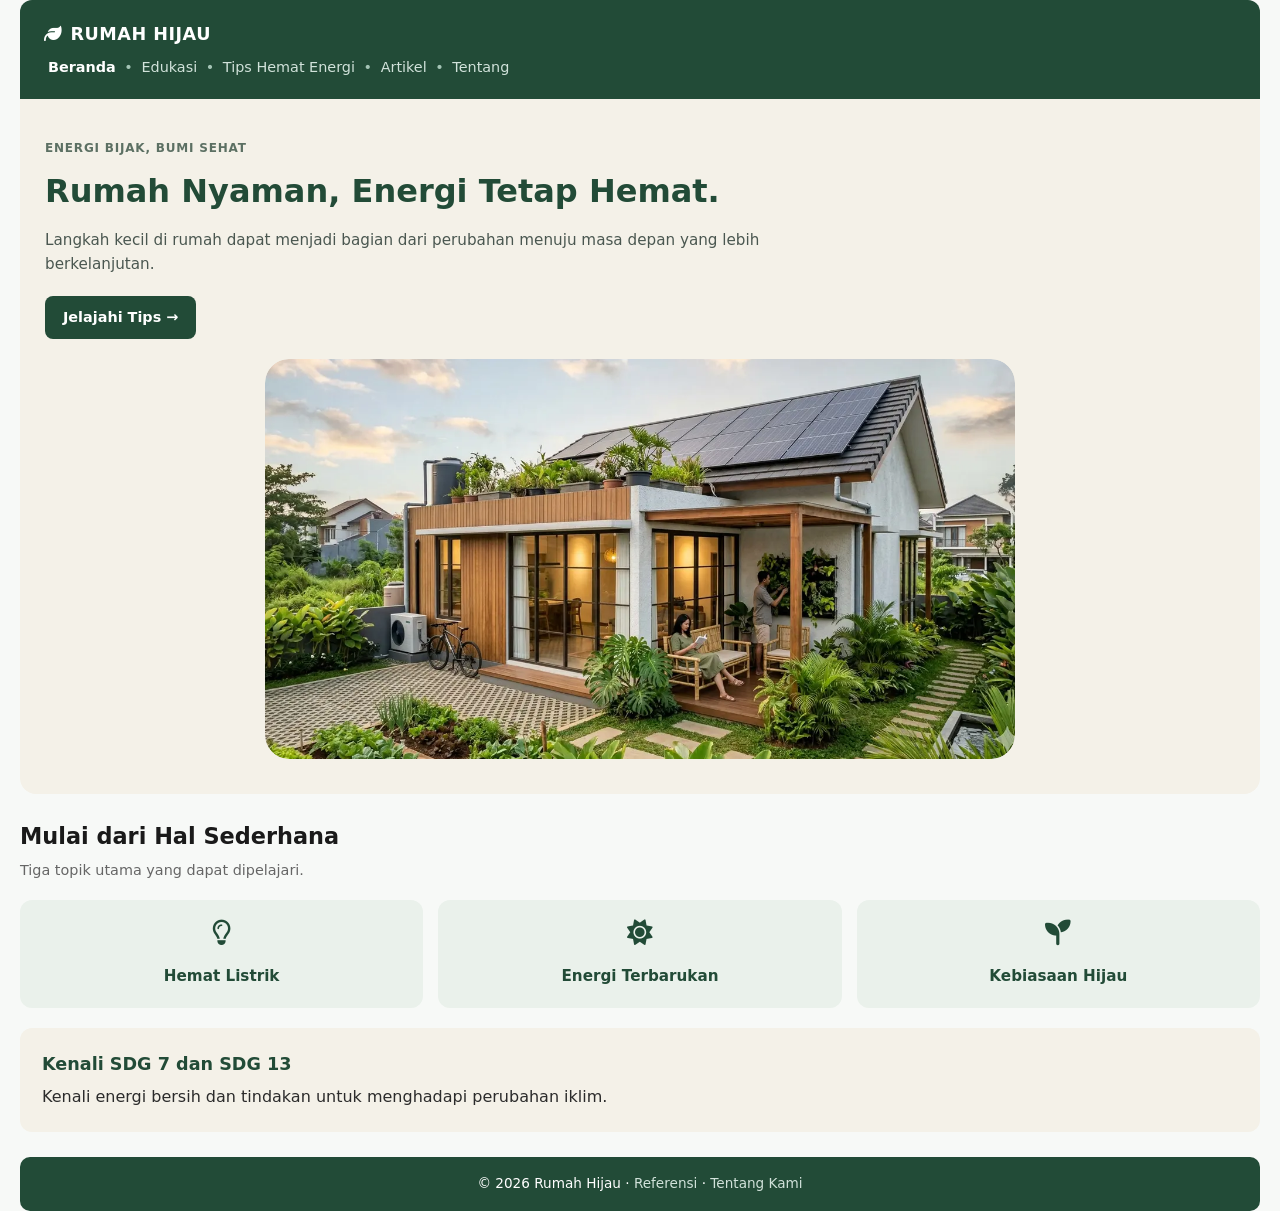
<file: index.html>
<!DOCTYPE html>
<html lang="id">
<head>
    <meta charset="UTF-8">
    <meta name="viewport" content="width=device-width, initial-scale=1.0">
    <title>Rumah Hijau - Beranda</title>
    <!-- Link Font Awesome untuk Ikon Daun, Lampu, Matahari, Tunas, & Panah -->
    <link rel="stylesheet" href="https://cdnjs.cloudflare.com/ajax/libs/font-awesome/6.5.1/css/all.min.css">
    <!-- File CSS Utama (Satu CSS untuk Semua Halaman) -->
    <link rel="stylesheet" href="css/style.css">
</head>
<body>

    <div class="container">
        <!-- HEADER / NAVBAR HIJAU TUA -->
        <header class="navbar">
            <div class="nav-header">
                <div class="logo">
                    <i class="fa-solid fa-leaf"></i>
                    <span>RUMAH HIJAU</span>
                </div>
            </div>
            <nav class="nav-links">
                <a href="index.html" class="active">Beranda</a> •
                <a href="edukasi.html">Edukasi</a> •
                <a href="tips hemat energi.html">⁠Tips Hemat Energi</a> •
                <a href="artikel.html">Artikel</a> •
                <a href="tentang.html">Tentang</a>
            </nav>
        </header>

        <!-- HERO SECTION KREM -->
        <section class="hero-card">
            <span class="sub-heading">ENERGI BIJAK, BUMI SEHAT</span>
            <h1>Rumah Nyaman, Energi Tetap Hemat.</h1>
            <p class="hero-desc">Langkah kecil di rumah dapat menjadi bagian dari perubahan menuju masa depan yang lebih berkelanjutan.</p>
            
            <a href="tips hemat energi.html" class="btn-primary">
                Jelajahi Tips &rarr;
            </a>

            <!-- GAMBAR DENGAN BADGE DAN PANAH BAWAH -->
            <div class="hero-image-wrapper">
                <img src="images/Rumah Hijau.webp" alt="Rumah Ramah Lingkungan">
            </div>
        </section>

        <!-- KONTEN BAWAH: MULAI DARI HAL SEDERHANA -->
        <section class="section-features">
            <h2>Mulai dari Hal Sederhana</h2>
            <p class="section-desc">Tiga topik utama yang dapat dipelajari.</p>

            <div class="cards-grid">
                <div class="card-item">
                    <i class="fa-regular fa-lightbulb card-icon"></i>
                    <span>Hemat Listrik</span>
                </div>
                <div class="card-item">
                    <i class="fa-solid fa-sun card-icon"></i>
                    <span>Energi Terbarukan</span>
                </div>
                <div class="card-item">
                    <i class="fa-solid fa-seedling card-icon"></i>
                    <span>Kebiasaan Hijau</span>
                </div>
            </div>

            <!-- KARTU SDG 7 & SDG 13 -->
            <div class="sdg-banner">
                <h3>Kenali SDG 7 dan SDG 13</h3>
                <p>Kenali energi bersih dan tindakan untuk menghadapi perubahan iklim.</p>
            </div>
        </section>

        <!-- FOOTER HIJAU TUA -->
        <footer>
            <p>&copy; 2026 Rumah Hijau &middot; <a href="tentang.html">Referensi</a> &middot; <a href="tentang.html">Tentang Kami</a></p>
        </footer>
    </div>

</body>
</html>
</file>
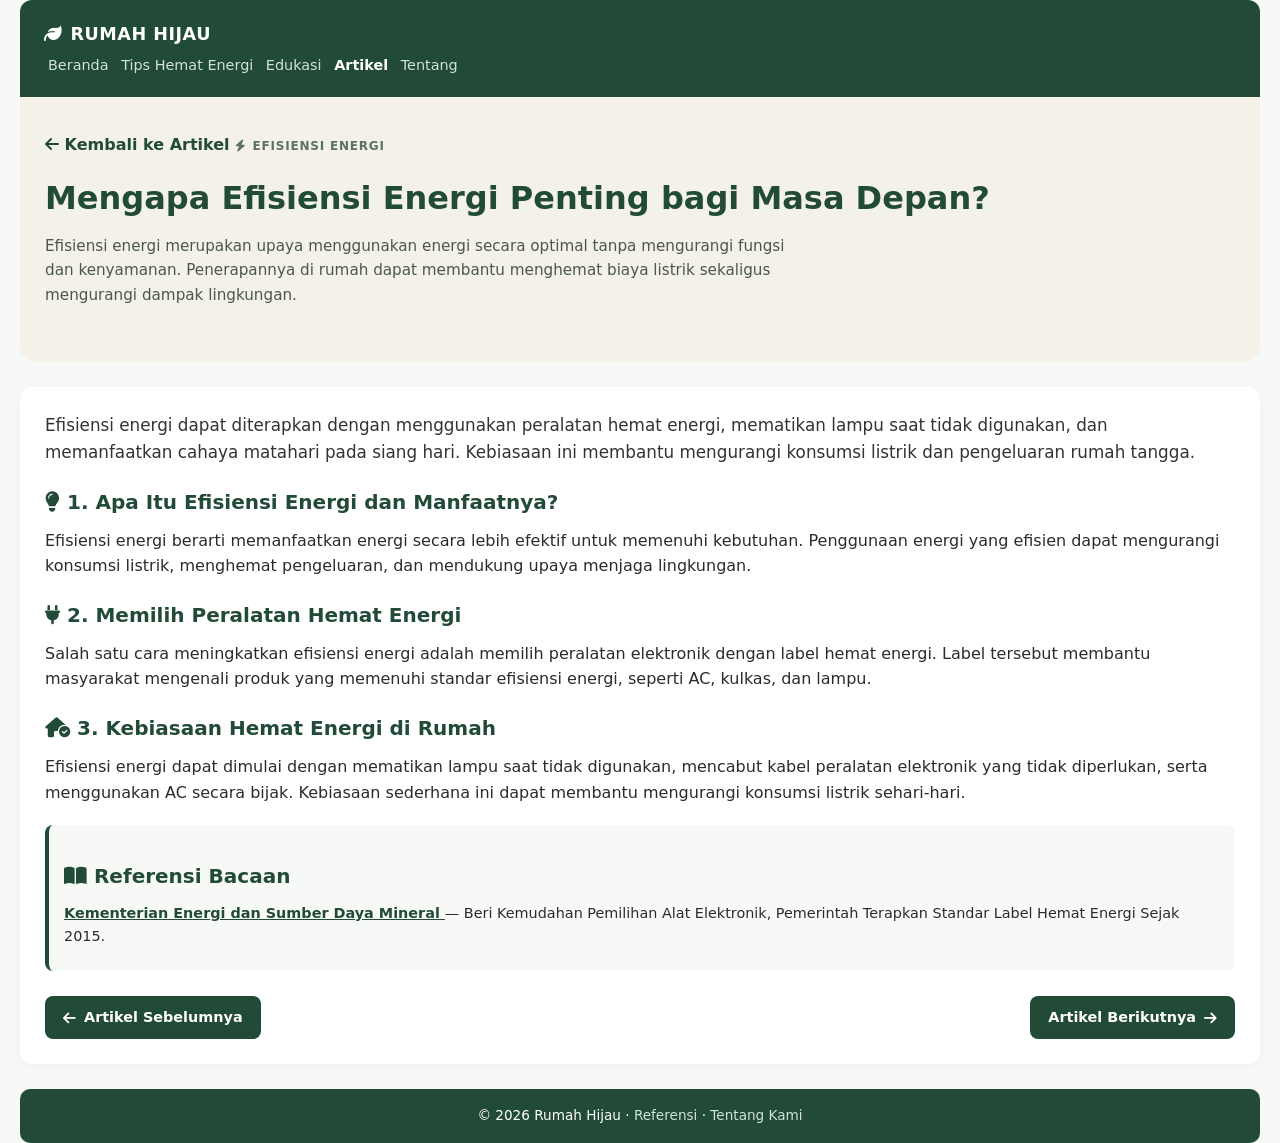
<file: artikel-efisiensi-energi.html>
<!DOCTYPE html>
<html lang="id">
<head>
    <meta charset="UTF-8">
    <meta name="viewport" content="width=device-width, initial-scale=1.0">

    <title>Pentingnya Efisiensi Energi | Rumah Hijau</title>

    <!-- CSS Utama -->
    <link rel="stylesheet" href="css/style.css">

    <!-- Font Awesome -->
    <link rel="stylesheet"
          href="https://cdnjs.cloudflare.com/ajax/libs/font-awesome/6.7.2/css/all.min.css">
</head>

<body>

<div class="container">

    <!-- Navbar -->
    <header class="navbar">

        <a href="index.html" class="logo">
            <i class="fa-solid fa-leaf"></i>
            Rumah Hijau
        </a>

        <nav class="menu">
            <a href="index.html">Beranda</a>
            <a href="tips hemat energi.html">Tips Hemat Energi</a>
            <a href="edukasi.html">Edukasi</a>
            <a href="artikel.html" class="active">Artikel</a>
            <a href="tentang.html">Tentang</a>
        </nav>

    </header>


    <main>

        <!-- Header Artikel -->
        <section class="detail-hero">

            <a href="artikel.html" class="back-link">
                <i class="fa-solid fa-arrow-left"></i>
                Kembali ke Artikel
            </a>

            <span class="category">
                <i class="fa-solid fa-bolt"></i>
                Efisiensi Energi
            </span>

            <h1>
                Mengapa Efisiensi Energi
                Penting bagi Masa Depan?
            </h1>

            <p class="detail-intro">
                Efisiensi energi merupakan upaya menggunakan energi
                secara optimal tanpa mengurangi fungsi dan kenyamanan.
                Penerapannya di rumah dapat membantu menghemat biaya
                listrik sekaligus mengurangi dampak lingkungan.
            </p>

            <!-- Tempat foto artikel dikosongkan -->

        </section>


        <!-- Isi Artikel -->
        <article class="article-body">

            <p class="article-lead">
                Efisiensi energi dapat diterapkan dengan menggunakan
                peralatan hemat energi, mematikan lampu saat tidak digunakan,
                dan memanfaatkan cahaya matahari pada siang hari.
                Kebiasaan ini membantu mengurangi konsumsi listrik dan
                pengeluaran rumah tangga.
            </p>


            <h2>
                <i class="fa-solid fa-lightbulb"></i>
                1. Apa Itu Efisiensi Energi dan Manfaatnya?
            </h2>

            <p>
                Efisiensi energi berarti memanfaatkan energi secara lebih
                efektif untuk memenuhi kebutuhan. Penggunaan energi yang
                efisien dapat mengurangi konsumsi listrik, menghemat pengeluaran,
                dan mendukung upaya menjaga lingkungan.
            </p>


            <h2>
                <i class="fa-solid fa-plug"></i>
                2. Memilih Peralatan Hemat Energi
            </h2>

            <p>
                Salah satu cara meningkatkan efisiensi energi adalah memilih
                peralatan elektronik dengan label hemat energi. Label tersebut
                membantu masyarakat mengenali produk yang memenuhi standar
                efisiensi energi, seperti AC, kulkas, dan lampu.
            </p>


            <h2>
                <i class="fa-solid fa-house-circle-check"></i>
                3. Kebiasaan Hemat Energi di Rumah
            </h2>

            <p>
                Efisiensi energi dapat dimulai dengan mematikan lampu
                saat tidak digunakan, mencabut kabel peralatan elektronik
                yang tidak diperlukan, serta menggunakan AC secara bijak.
                Kebiasaan sederhana ini dapat membantu mengurangi konsumsi
                listrik sehari-hari.
            </p>


            <!-- Referensi -->
            <section class="article-references">

                <h2>
                    <i class="fa-solid fa-book-open"></i>
                    Referensi Bacaan
                </h2>

                <ul>
                    <li>
                        <a href="https://www.esdm.go.id/id/media-center/arsip-berita/beri-kemudahan-pemilihan-alat-elektronik-pemerintah-terapkan-standar-label-hemat-energi-sejak-2015"
                           target="_blank"
                           rel="noopener noreferrer">
                            Kementerian Energi dan Sumber Daya Mineral
                        </a>
                        — Beri Kemudahan Pemilihan Alat Elektronik,
                        Pemerintah Terapkan Standar Label Hemat Energi Sejak 2015.
                    </li>
                </ul>

            </section>


            <!-- Navigasi Artikel -->
            <div class="article-navigation">

                <a href="artikel-energi-terbarukan.html" class="read-more">
                    <i class="fa-solid fa-arrow-left"></i>
                    Artikel Sebelumnya
                </a>

                <a href="artikel-rumah-ramah-lingkungan.html" class="read-more">
                    Artikel Berikutnya
                    <i class="fa-solid fa-arrow-right"></i>
                </a>

            </div>

        </article>

    </main>


    <!-- Footer -->
    <footer class="footer">

        <p>
            © 2026 Rumah Hijau ·
            <a href="tentang.html">Referensi</a> ·
            <a href="tentang.html">Tentang Kami</a>
        </p>

    </footer>

</div>

</body>
</html>
</file>
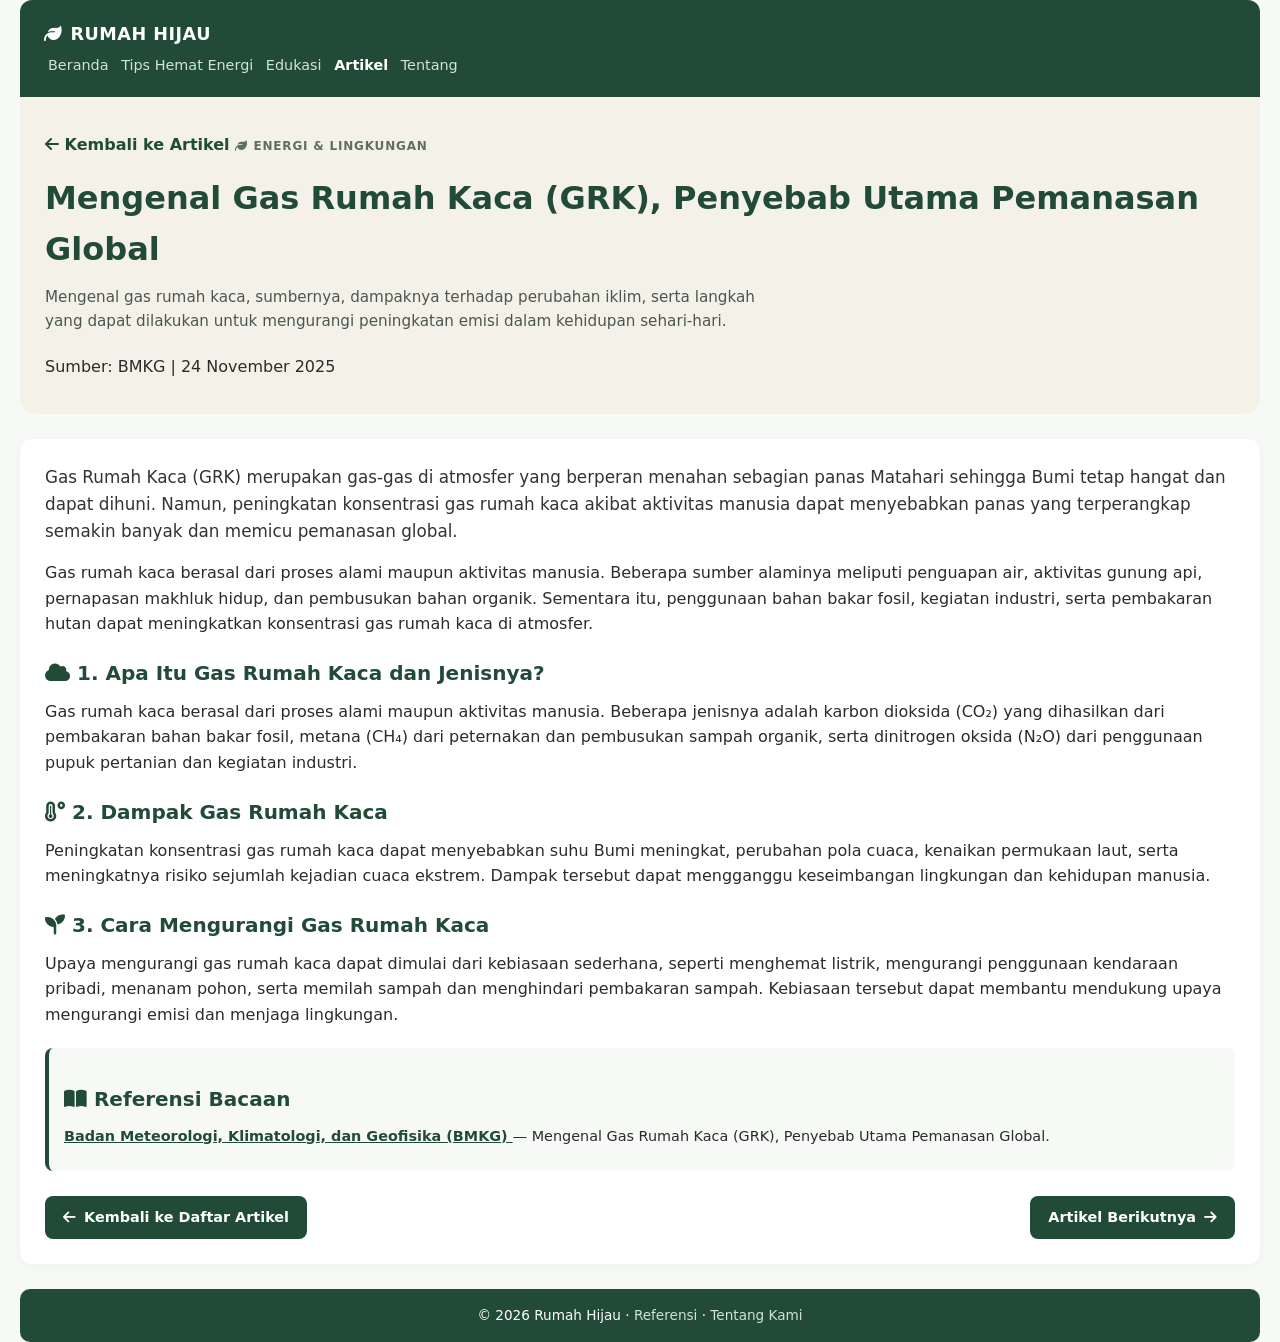
<file: artikel-emisi-karbon.html>
<!DOCTYPE html>
<html lang="id">
<head>
    <meta charset="UTF-8">
    <meta name="viewport" content="width=device-width, initial-scale=1.0">

    <title>Mengenal Gas Rumah Kaca | Rumah Hijau</title>

    <!-- CSS Utama -->
    <link rel="stylesheet" href="css/style.css">

    <!-- Font Awesome -->
    <link rel="stylesheet"
          href="https://cdnjs.cloudflare.com/ajax/libs/font-awesome/6.7.2/css/all.min.css">
</head>

<body>

<div class="container">

    <!-- Navbar -->
    <header class="navbar">

        <a href="index.html" class="logo">
            <i class="fa-solid fa-leaf"></i>
            Rumah Hijau
        </a>

        <nav class="menu">
            <a href="index.html">Beranda</a>
            <a href="tips hemat energi.html">Tips Hemat Energi</a>
            <a href="edukasi.html">Edukasi</a>
            <a href="artikel.html" class="active">Artikel</a>
            <a href="tentang.html">Tentang</a>
        </nav>

    </header>


    <main>

        <!-- Header Artikel -->
        <section class="detail-hero">

            <a href="artikel.html" class="back-link">
                <i class="fa-solid fa-arrow-left"></i>
                Kembali ke Artikel
            </a>

            <span class="category">
                <i class="fa-solid fa-leaf"></i>
                Energi & Lingkungan
            </span>

            <h1>
                Mengenal Gas Rumah Kaca (GRK), Penyebab Utama Pemanasan Global
            </h1>

            <p class="detail-intro">
                Mengenal gas rumah kaca, sumbernya, dampaknya terhadap
                perubahan iklim, serta langkah yang dapat dilakukan untuk
                mengurangi peningkatan emisi dalam kehidupan sehari-hari.
            </p>

            <p class="article-meta">
                Sumber: BMKG | 24 November 2025
            </p>

            <!-- Tempat foto artikel dikosongkan -->

        </section>


        <!-- Isi Artikel -->
        <article class="article-body">

            <p class="article-lead">
                Gas Rumah Kaca (GRK) merupakan gas-gas di atmosfer yang berperan
                menahan sebagian panas Matahari sehingga Bumi tetap hangat dan
                dapat dihuni. Namun, peningkatan konsentrasi gas rumah kaca akibat
                aktivitas manusia dapat menyebabkan panas yang terperangkap
                semakin banyak dan memicu pemanasan global.
            </p>

            <p>
                Gas rumah kaca berasal dari proses alami maupun aktivitas manusia.
                Beberapa sumber alaminya meliputi penguapan air, aktivitas gunung
                api, pernapasan makhluk hidup, dan pembusukan bahan organik.
                Sementara itu, penggunaan bahan bakar fosil, kegiatan industri,
                serta pembakaran hutan dapat meningkatkan konsentrasi gas rumah
                kaca di atmosfer.
            </p>


            <h2>
                <i class="fa-solid fa-cloud"></i>
                1. Apa Itu Gas Rumah Kaca dan Jenisnya?
            </h2>

            <p>
                Gas rumah kaca berasal dari proses alami maupun aktivitas manusia.
                Beberapa jenisnya adalah karbon dioksida (CO₂) yang dihasilkan dari
                pembakaran bahan bakar fosil, metana (CH₄) dari peternakan dan
                pembusukan sampah organik, serta dinitrogen oksida (N₂O) dari
                penggunaan pupuk pertanian dan kegiatan industri.
            </p>


            <h2>
                <i class="fa-solid fa-temperature-high"></i>
                2. Dampak Gas Rumah Kaca
            </h2>

            <p>
                Peningkatan konsentrasi gas rumah kaca dapat menyebabkan suhu Bumi
                meningkat, perubahan pola cuaca, kenaikan permukaan laut, serta
                meningkatnya risiko sejumlah kejadian cuaca ekstrem. Dampak tersebut
                dapat mengganggu keseimbangan lingkungan dan kehidupan manusia.
            </p>


            <h2>
                <i class="fa-solid fa-seedling"></i>
                3. Cara Mengurangi Gas Rumah Kaca
            </h2>

            <p>
                Upaya mengurangi gas rumah kaca dapat dimulai dari kebiasaan sederhana,
                seperti menghemat listrik, mengurangi penggunaan kendaraan pribadi,
                menanam pohon, serta memilah sampah dan menghindari pembakaran sampah.
                Kebiasaan tersebut dapat membantu mendukung upaya mengurangi emisi dan
                menjaga lingkungan.
            </p>


            <!-- Referensi -->
            <section class="article-references">

                <h2>
                    <i class="fa-solid fa-book-open"></i>
                    Referensi Bacaan
                </h2>

                <ul>
                    <li>
                        <a href="https://www.bmkg.go.id/artikel/gas-rumah-kaca"
                           target="_blank"
                           rel="noopener noreferrer">
                            Badan Meteorologi, Klimatologi, dan Geofisika (BMKG)
                        </a>
                        — Mengenal Gas Rumah Kaca (GRK), Penyebab Utama
                        Pemanasan Global.
                    </li>
                </ul>

            </section>


            <!-- Navigasi Artikel -->
            <div class="article-navigation">

                <a href="artikel.html" class="read-more">
                    <i class="fa-solid fa-arrow-left"></i>
                    Kembali ke Daftar Artikel
                </a>

                <a href="artikel-energi-terbarukan.html" class="read-more">
                    Artikel Berikutnya
                    <i class="fa-solid fa-arrow-right"></i>
                </a>

            </div>

        </article>

    </main>


    <!-- Footer -->
    <footer class="footer">

        <p>
            © 2026 Rumah Hijau ·
            <a href="tentang.html">Referensi</a> ·
            <a href="tentang.html">Tentang Kami</a>
        </p>

    </footer>

</div>

</body>
</html>
</file>
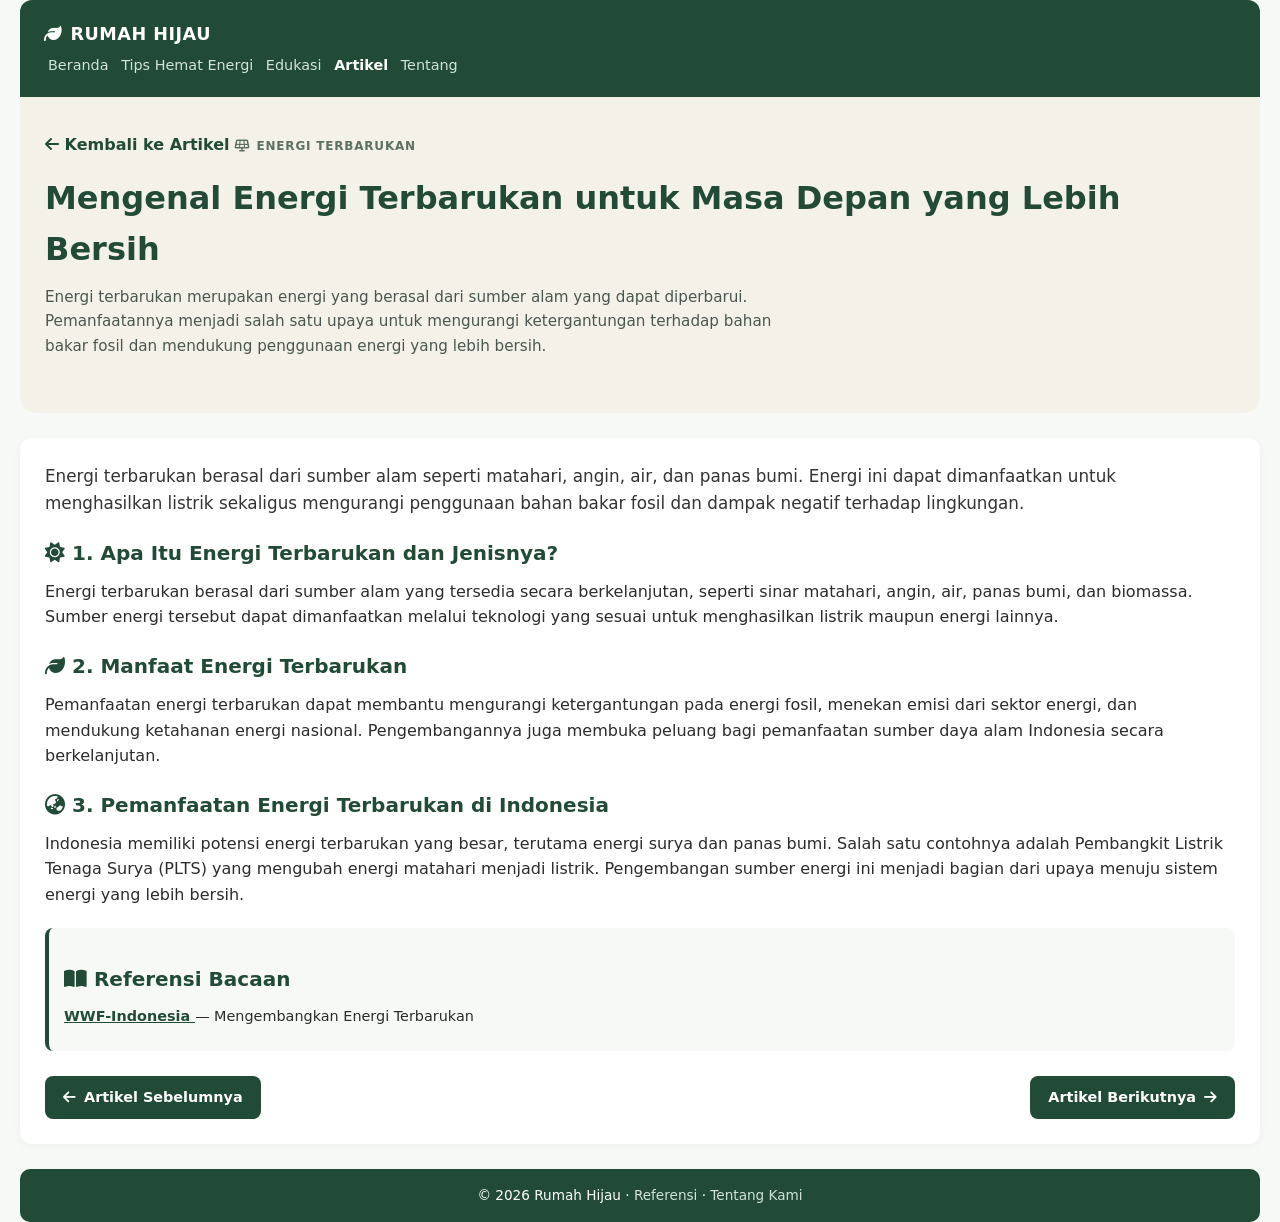
<file: artikel-energi-terbarukan.html>
<!DOCTYPE html>
<html lang="id">
<head>
    <meta charset="UTF-8">
    <meta name="viewport" content="width=device-width, initial-scale=1.0">

    <title>Mengenal Energi Terbarukan | Rumah Hijau</title>

    <!-- CSS Utama -->
    <link rel="stylesheet" href="css/style.css">

    <!-- Font Awesome -->
    <link rel="stylesheet"
          href="https://cdnjs.cloudflare.com/ajax/libs/font-awesome/6.7.2/css/all.min.css">
</head>

<body>

<div class="container">

    <!-- Navbar -->
    <header class="navbar">

        <a href="index.html" class="logo">
            <i class="fa-solid fa-leaf"></i>
            Rumah Hijau
        </a>

        <nav class="menu">
            <a href="index.html">Beranda</a>
            <a href="tips hemat energi.html">Tips Hemat Energi</a>
            <a href="edukasi.html">Edukasi</a>
            <a href="artikel.html" class="active">Artikel</a>
            <a href="tentang.html">Tentang</a>
        </nav>

    </header>


    <main>

        <!-- Header Artikel -->
        <section class="detail-hero">

            <a href="artikel.html" class="back-link">
                <i class="fa-solid fa-arrow-left"></i>
                Kembali ke Artikel
            </a>

            <span class="category">
                <i class="fa-solid fa-solar-panel"></i>
                Energi Terbarukan
            </span>

            <h1>
                Mengenal Energi Terbarukan untuk Masa Depan yang Lebih Bersih
            </h1>

            <p class="detail-intro">
                Energi terbarukan merupakan energi yang berasal dari sumber
                alam yang dapat diperbarui. Pemanfaatannya menjadi salah satu
                upaya untuk mengurangi ketergantungan terhadap bahan bakar
                fosil dan mendukung penggunaan energi yang lebih bersih.
            </p>

            <!-- Tempat foto artikel dikosongkan -->

        </section>


        <!-- Isi Artikel -->
        <article class="article-body">

            <p class="article-lead">
                Energi terbarukan berasal dari sumber alam seperti matahari,
                angin, air, dan panas bumi. Energi ini dapat dimanfaatkan
                untuk menghasilkan listrik sekaligus mengurangi penggunaan
                bahan bakar fosil dan dampak negatif terhadap lingkungan.
            </p>


            <h2>
                <i class="fa-solid fa-sun"></i>
                1. Apa Itu Energi Terbarukan dan Jenisnya?
            </h2>

            <p>
                Energi terbarukan berasal dari sumber alam yang tersedia
                secara berkelanjutan, seperti sinar matahari, angin, air,
                panas bumi, dan biomassa. Sumber energi tersebut dapat
                dimanfaatkan melalui teknologi yang sesuai untuk menghasilkan
                listrik maupun energi lainnya.
            </p>


            <h2>
                <i class="fa-solid fa-leaf"></i>
                2. Manfaat Energi Terbarukan
            </h2>

            <p>
                Pemanfaatan energi terbarukan dapat membantu mengurangi
                ketergantungan pada energi fosil, menekan emisi dari sektor
                energi, dan mendukung ketahanan energi nasional.
                Pengembangannya juga membuka peluang bagi pemanfaatan sumber
                daya alam Indonesia secara berkelanjutan.
            </p>


            <h2>
                <i class="fa-solid fa-earth-asia"></i>
                3. Pemanfaatan Energi Terbarukan di Indonesia
            </h2>

            <p>
                Indonesia memiliki potensi energi terbarukan yang besar,
                terutama energi surya dan panas bumi. Salah satu contohnya
                adalah Pembangkit Listrik Tenaga Surya (PLTS) yang mengubah
                energi matahari menjadi listrik. Pengembangan sumber energi ini
                menjadi bagian dari upaya menuju sistem energi yang lebih bersih.
            </p>


            <!-- Referensi -->
            <section class="article-references">

                <h2>
                    <i class="fa-solid fa-book-open"></i>
                    Referensi Bacaan
                </h2>

                <ul>
                    <li>
                        <a href="https://wwf.id/id/blog/mengembangkan-energi-terbarukan"
                           target="_blank"
                           rel="noopener noreferrer">
                            WWF-Indonesia
                        </a>
                        — Mengembangkan Energi Terbarukan
                    </li>
                </ul>

            </section>


            <!-- Navigasi Artikel -->
            <div class="article-navigation">

                <a href="artikel-emisi-karbon.html" class="read-more">
                    <i class="fa-solid fa-arrow-left"></i>
                    Artikel Sebelumnya
                </a>

                <a href="artikel-efisiensi-energi.html" class="read-more">
                    Artikel Berikutnya
                    <i class="fa-solid fa-arrow-right"></i>
                </a>

            </div>

        </article>

    </main>


    <!-- Footer -->
    <footer class="footer">

        <p>
            © 2026 Rumah Hijau ·
            <a href="tentang.html">Referensi</a> ·
            <a href="tentang.html">Tentang Kami</a>
        </p>

    </footer>

</div>

</body>
</html>
</file>
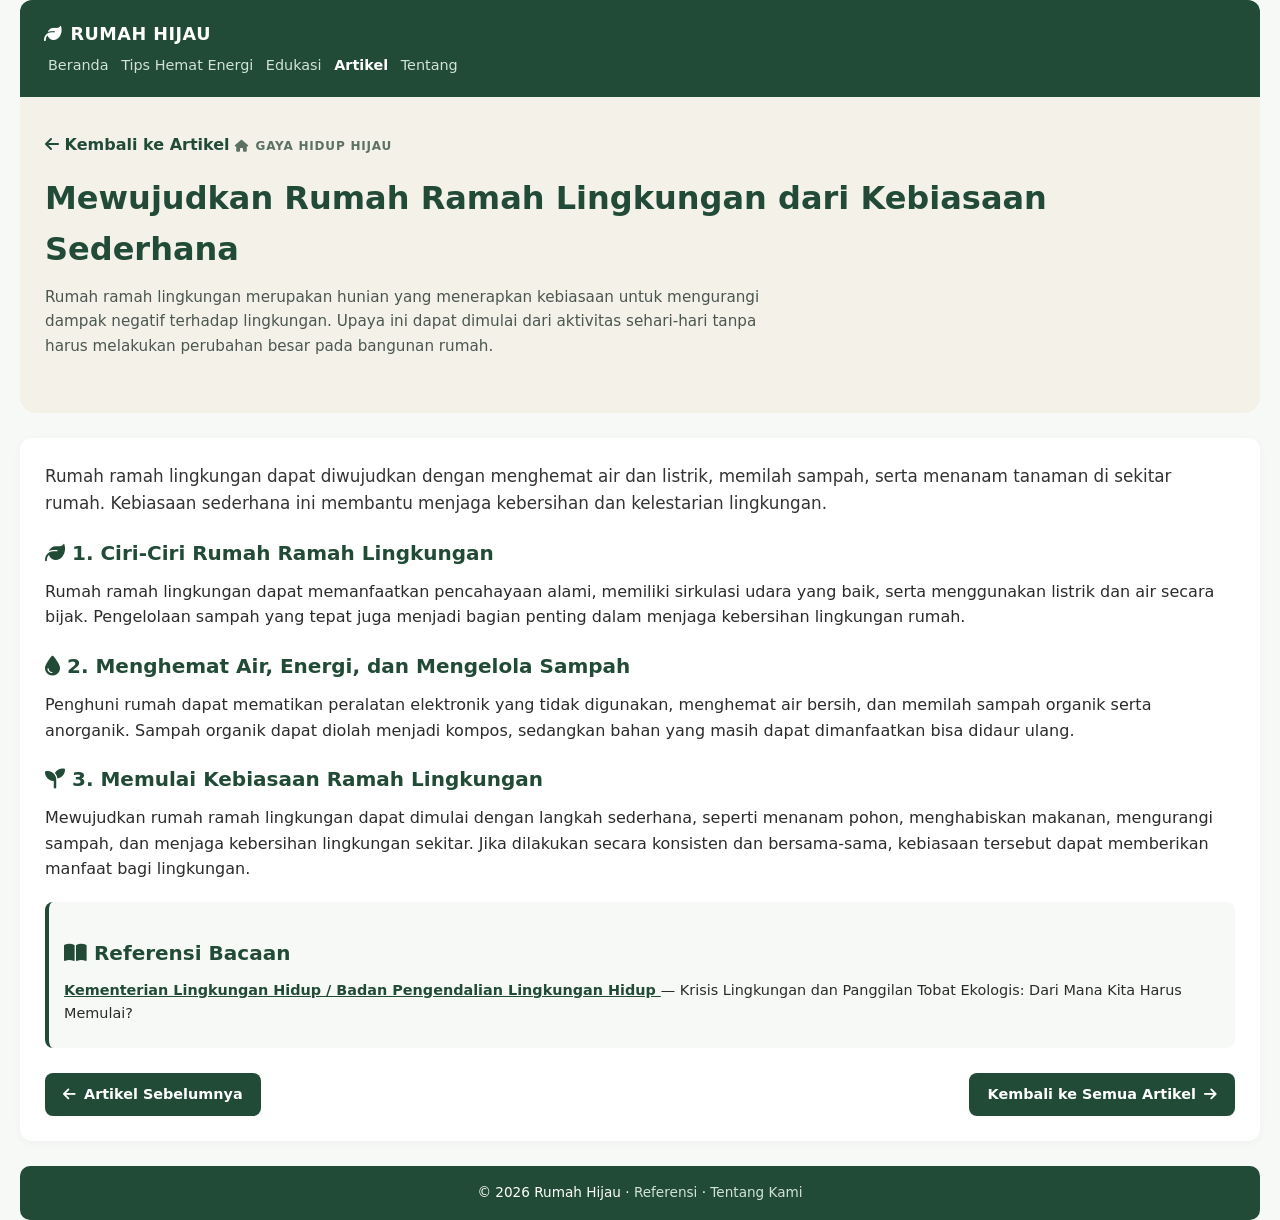
<file: artikel-rumah-ramah-lingkungan.html>
<!DOCTYPE html>
<html lang="id">
<head>
    <meta charset="UTF-8">
    <meta name="viewport" content="width=device-width, initial-scale=1.0">

    <title>Mewujudkan Rumah Ramah Lingkungan | Rumah Hijau</title>

    <!-- CSS Utama -->
    <link rel="stylesheet" href="css/style.css">

    <!-- Font Awesome -->
    <link rel="stylesheet"
          href="https://cdnjs.cloudflare.com/ajax/libs/font-awesome/6.7.2/css/all.min.css">
</head>

<body>

<div class="container">

    <!-- Navbar -->
    <header class="navbar">

        <a href="index.html" class="logo">
            <i class="fa-solid fa-leaf"></i>
            Rumah Hijau
        </a>

        <nav class="menu">
            <a href="index.html">Beranda</a>
            <a href="tips hemat energi.html">Tips Hemat Energi</a>
            <a href="edukasi.html">Edukasi</a>
            <a href="artikel.html" class="active">Artikel</a>
            <a href="tentang.html">Tentang</a>
        </nav>

    </header>


    <main>

        <!-- Header Artikel -->
        <section class="detail-hero">

            <a href="artikel.html" class="back-link">
                <i class="fa-solid fa-arrow-left"></i>
                Kembali ke Artikel
            </a>

            <span class="category">
                <i class="fa-solid fa-house"></i>
                Gaya Hidup Hijau
            </span>

            <h1>
                Mewujudkan Rumah Ramah Lingkungan dari Kebiasaan Sederhana
            </h1>

            <p class="detail-intro">
                Rumah ramah lingkungan merupakan hunian yang menerapkan
                kebiasaan untuk mengurangi dampak negatif terhadap lingkungan.
                Upaya ini dapat dimulai dari aktivitas sehari-hari tanpa
                harus melakukan perubahan besar pada bangunan rumah.
            </p>

            <!-- Tempat foto artikel dikosongkan -->

        </section>


        <!-- Isi Artikel -->
        <article class="article-body">

            <p class="article-lead">
                Rumah ramah lingkungan dapat diwujudkan dengan menghemat
                air dan listrik, memilah sampah, serta menanam tanaman
                di sekitar rumah. Kebiasaan sederhana ini membantu menjaga
                kebersihan dan kelestarian lingkungan.
            </p>


            <h2>
                <i class="fa-solid fa-leaf"></i>
                1. Ciri-Ciri Rumah Ramah Lingkungan
            </h2>

            <p>
                Rumah ramah lingkungan dapat memanfaatkan pencahayaan
                alami, memiliki sirkulasi udara yang baik, serta
                menggunakan listrik dan air secara bijak.
                Pengelolaan sampah yang tepat juga menjadi bagian
                penting dalam menjaga kebersihan lingkungan rumah.
            </p>


            <h2>
                <i class="fa-solid fa-droplet"></i>
                2. Menghemat Air, Energi, dan Mengelola Sampah
            </h2>

            <p>
                Penghuni rumah dapat mematikan peralatan elektronik
                yang tidak digunakan, menghemat air bersih,
                dan memilah sampah organik serta anorganik.
                Sampah organik dapat diolah menjadi kompos, sedangkan
                bahan yang masih dapat dimanfaatkan bisa didaur ulang.
            </p>


            <h2>
                <i class="fa-solid fa-seedling"></i>
                3. Memulai Kebiasaan Ramah Lingkungan
            </h2>

            <p>
                Mewujudkan rumah ramah lingkungan dapat dimulai dengan
                langkah sederhana, seperti menanam pohon, menghabiskan makanan,
                mengurangi sampah, dan menjaga kebersihan lingkungan sekitar.
                Jika dilakukan secara konsisten dan bersama-sama, kebiasaan
                tersebut dapat memberikan manfaat bagi lingkungan.
            </p>


            <!-- Referensi -->
            <section class="article-references">

                <h2>
                    <i class="fa-solid fa-book-open"></i>
                    Referensi Bacaan
                </h2>

                <ul>
                    <li>
                        <a href="https://www.bmkg.go.id/artikel/gas-rumah-kaca"
                           target="_blank"
                           rel="noopener noreferrer">
                            Kementerian Lingkungan Hidup / Badan Pengendalian Lingkungan Hidup
                        </a>
                        — Krisis Lingkungan dan Panggilan Tobat Ekologis:
                        Dari Mana Kita Harus Memulai?
                    </li>
                </ul>

            </section>


            <!-- Navigasi Artikel -->
            <div class="article-navigation">

                <a href="artikel-efisiensi-energi.html" class="read-more">
                    <i class="fa-solid fa-arrow-left"></i>
                    Artikel Sebelumnya
                </a>

                <a href="artikel.html" class="read-more">
                    Kembali ke Semua Artikel
                    <i class="fa-solid fa-arrow-right"></i>
                </a>

            </div>

        </article>

    </main>


    <!-- Footer -->
    <footer class="footer">

        <p>
            © 2026 Rumah Hijau ·
            <a href="tentang.html">Referensi</a> ·
            <a href="tentang.html">Tentang Kami</a>
        </p>

    </footer>

</div>

</body>
</html>
</file>
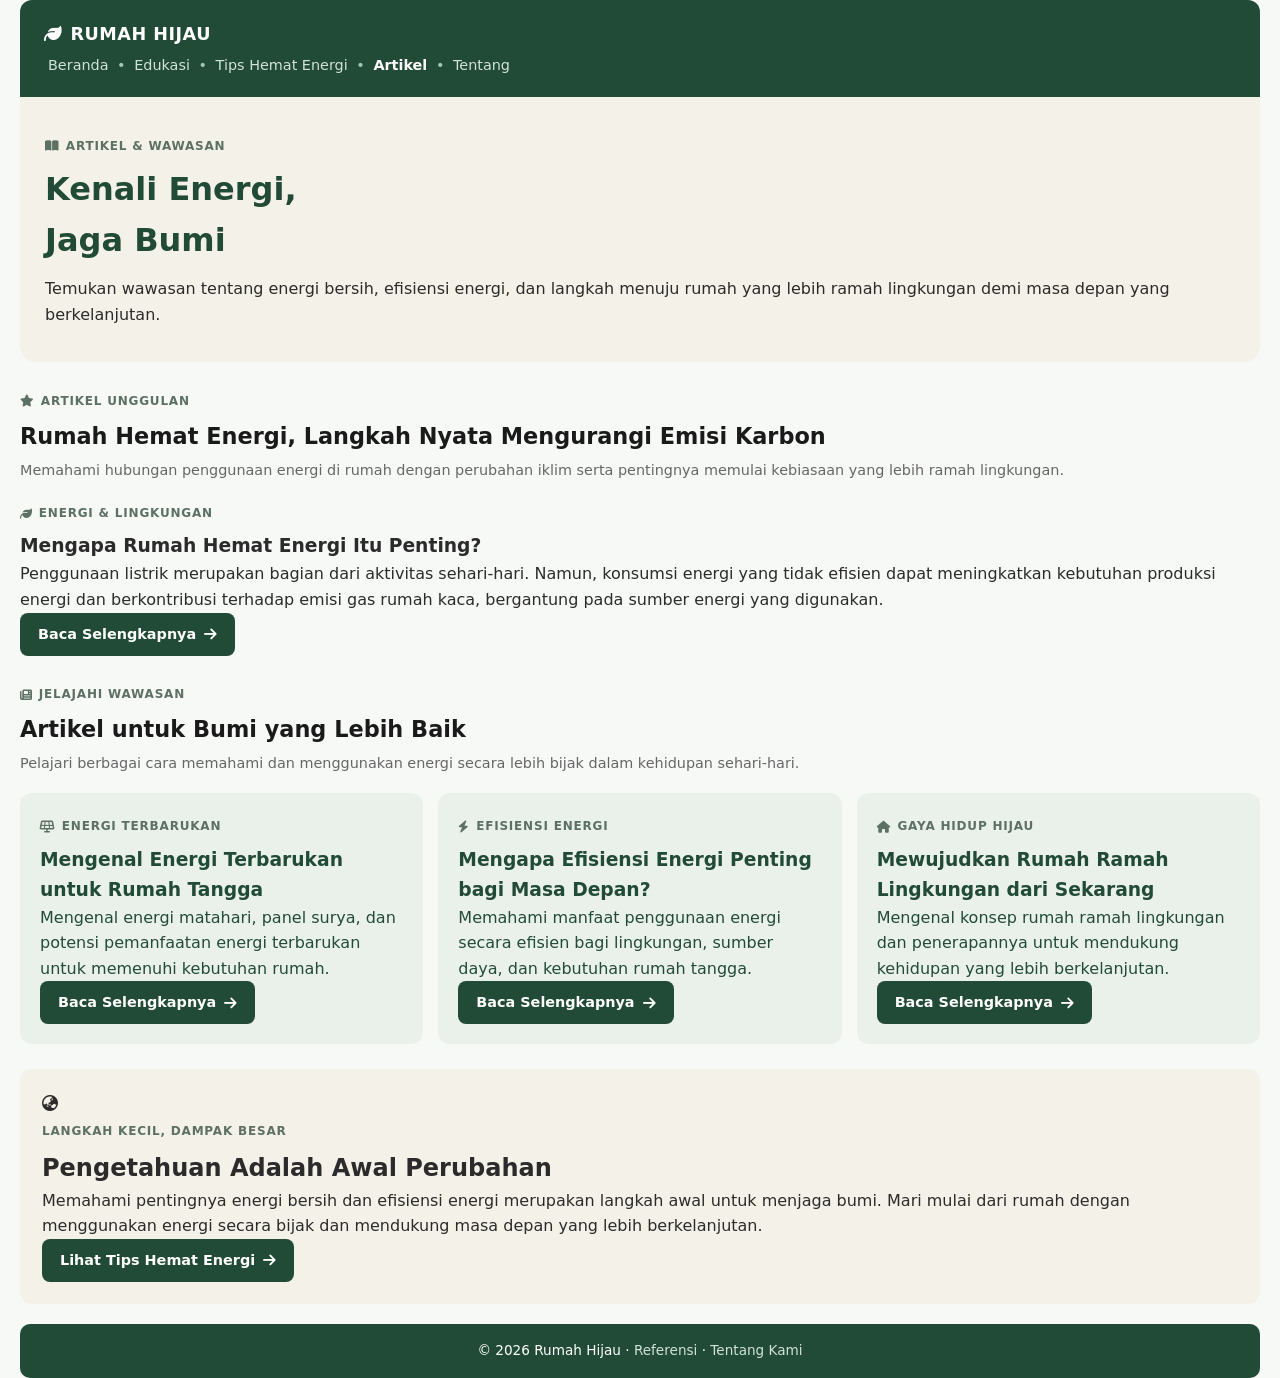
<file: artikel.html>
<!DOCTYPE html>
<html lang="id">
<head>
    <meta charset="UTF-8">
    <meta name="viewport" content="width=device-width, initial-scale=1.0">

    <title>Artikel & Wawasan | Rumah Hijau</title>

    <!-- CSS Utama -->
    <link rel="stylesheet" href="css/style.css">

    <!-- Font Awesome -->
    <link rel="stylesheet"
          href="https://cdnjs.cloudflare.com/ajax/libs/font-awesome/6.7.2/css/all.min.css">
</head>

<body>

<div class="container">

    <!-- Navbar -->
    <header class="navbar">

        <a href="index.html" class="logo">
            <i class="fa-solid fa-leaf"></i>
            Rumah Hijau
        </a>

        <nav class="menu">
            <a href="index.html">Beranda</a> •
            <a href="edukasi.html">Edukasi</a> •
            <a href="tips hemat energi.html">Tips Hemat Energi</a> •
            <a href="artikel.html" class="active">Artikel</a> •
            <a href="tentang.html">Tentang</a>
        </nav>

    </header>


    <main>

        <!-- Hero Artikel -->
        <section class="article-hero">

            <div class="article-hero-text">

                <span class="label">
                    <i class="fa-solid fa-book-open"></i>
                    Artikel & Wawasan
                </span>

                <h1>
                    Kenali Energi,<br>
                    Jaga Bumi
                </h1>

                <p>
                    Temukan wawasan tentang energi bersih, efisiensi energi,
                    dan langkah menuju rumah yang lebih ramah lingkungan
                    demi masa depan yang berkelanjutan.
                </p>

            </div>

            <!-- Tempat foto hero dikosongkan -->

        </section>


        <!-- Artikel Unggulan -->
        <section class="featured-article">

            <div class="section-heading">

                <span class="category">
                    <i class="fa-solid fa-star"></i>
                    Artikel Unggulan
                </span>

                <h2>
                    Rumah Hemat Energi, Langkah Nyata Mengurangi Emisi Karbon
                </h2>

                <p>
                    Memahami hubungan penggunaan energi di rumah dengan
                    perubahan iklim serta pentingnya memulai kebiasaan
                    yang lebih ramah lingkungan.
                </p>

            </div>

            <article class="featured-card">

                <!-- Tempat foto artikel unggulan dikosongkan -->

                <div class="featured-content">

                    <span class="category">
                        <i class="fa-solid fa-leaf"></i>
                        Energi & Lingkungan
                    </span>

                    <h3>
                        Mengapa Rumah Hemat Energi Itu Penting?
                    </h3>

                    <p>
                        Penggunaan listrik merupakan bagian dari aktivitas
                        sehari-hari. Namun, konsumsi energi yang tidak efisien
                        dapat meningkatkan kebutuhan produksi energi dan
                        berkontribusi terhadap emisi gas rumah kaca, bergantung
                        pada sumber energi yang digunakan.
                    </p>

                    <a href="artikel-emisi-karbon.html" class="read-more">
                        Baca Selengkapnya
                        <i class="fa-solid fa-arrow-right"></i>
                    </a>

                </div>

            </article>

        </section>


        <!-- Daftar Artikel -->
        <section class="articles-section">

            <div class="section-heading">

                <span class="category">
                    <i class="fa-solid fa-newspaper"></i>
                    Jelajahi Wawasan
                </span>

                <h2>Artikel untuk Bumi yang Lebih Baik</h2>

                <p>
                    Pelajari berbagai cara memahami dan menggunakan energi
                    secara lebih bijak dalam kehidupan sehari-hari.
                </p>

            </div>


            <div class="articles-grid">

                <!-- Artikel Energi Terbarukan -->
                <article class="article-card">

                    <!-- Tempat foto dikosongkan -->

                    <div class="article-content">

                        <span class="category">
                            <i class="fa-solid fa-solar-panel"></i>
                            Energi Terbarukan
                        </span>

                        <h3>
                            Mengenal Energi Terbarukan untuk Rumah Tangga
                        </h3>

                        <p>
                            Mengenal energi matahari, panel surya, dan
                            potensi pemanfaatan energi terbarukan untuk
                            memenuhi kebutuhan rumah.
                        </p>

                        <a href="artikel-energi-terbarukan.html" class="read-more">
                            Baca Selengkapnya
                            <i class="fa-solid fa-arrow-right"></i>
                        </a>

                    </div>

                </article>


                <!-- Artikel Efisiensi Energi -->
                <article class="article-card">

                    <!-- Tempat foto dikosongkan -->

                    <div class="article-content">

                        <span class="category">
                            <i class="fa-solid fa-bolt"></i>
                            Efisiensi Energi
                        </span>

                        <h3>
                            Mengapa Efisiensi Energi Penting bagi Masa Depan?
                        </h3>

                        <p>
                            Memahami manfaat penggunaan energi secara efisien
                            bagi lingkungan, sumber daya, dan kebutuhan
                            rumah tangga.
                        </p>

                        <a href="artikel-efisiensi-energi.html" class="read-more">
                            Baca Selengkapnya
                            <i class="fa-solid fa-arrow-right"></i>
                        </a>

                    </div>

                </article>


                <!-- Artikel Rumah Ramah Lingkungan -->
                <article class="article-card">

                    <!-- Tempat foto dikosongkan -->

                    <div class="article-content">

                        <span class="category">
                            <i class="fa-solid fa-house"></i>
                            Gaya Hidup Hijau
                        </span>

                        <h3>
                            Mewujudkan Rumah Ramah Lingkungan dari Sekarang
                        </h3>

                        <p>
                            Mengenal konsep rumah ramah lingkungan dan
                            penerapannya untuk mendukung kehidupan
                            yang lebih berkelanjutan.
                        </p>

                        <a href="artikel-rumah-ramah-lingkungan.html" class="read-more">
                            Baca Selengkapnya
                            <i class="fa-solid fa-arrow-right"></i>
                        </a>

                    </div>

                </article>

            </div>

        </section>


        <!-- Ajakan Peduli Lingkungan -->
        <section class="article-encouragement">

            <div class="encouragement-icon">
                <i class="fa-solid fa-earth-asia"></i>
            </div>

            <div class="encouragement-content">

                <span class="category">
                    Langkah Kecil, Dampak Besar
                </span>

                <h2>Pengetahuan Adalah Awal Perubahan</h2>

                <p>
                    Memahami pentingnya energi bersih dan efisiensi energi
                    merupakan langkah awal untuk menjaga bumi. Mari mulai
                    dari rumah dengan menggunakan energi secara bijak
                    dan mendukung masa depan yang lebih berkelanjutan.
                </p>

                <a href="tips hemat energi.html" class="read-more">
                    Lihat Tips Hemat Energi
                    <i class="fa-solid fa-arrow-right"></i>
                </a>

            </div>

        </section>

    </main>


    <!-- Footer -->
    <footer class="footer">

        <p>
            © 2026 Rumah Hijau ·
            <a href="tentang.html">Referensi</a> ·
            <a href="tentang.html">Tentang Kami</a>
        </p>

    </footer>

</div>

</body>
</html>
</file>
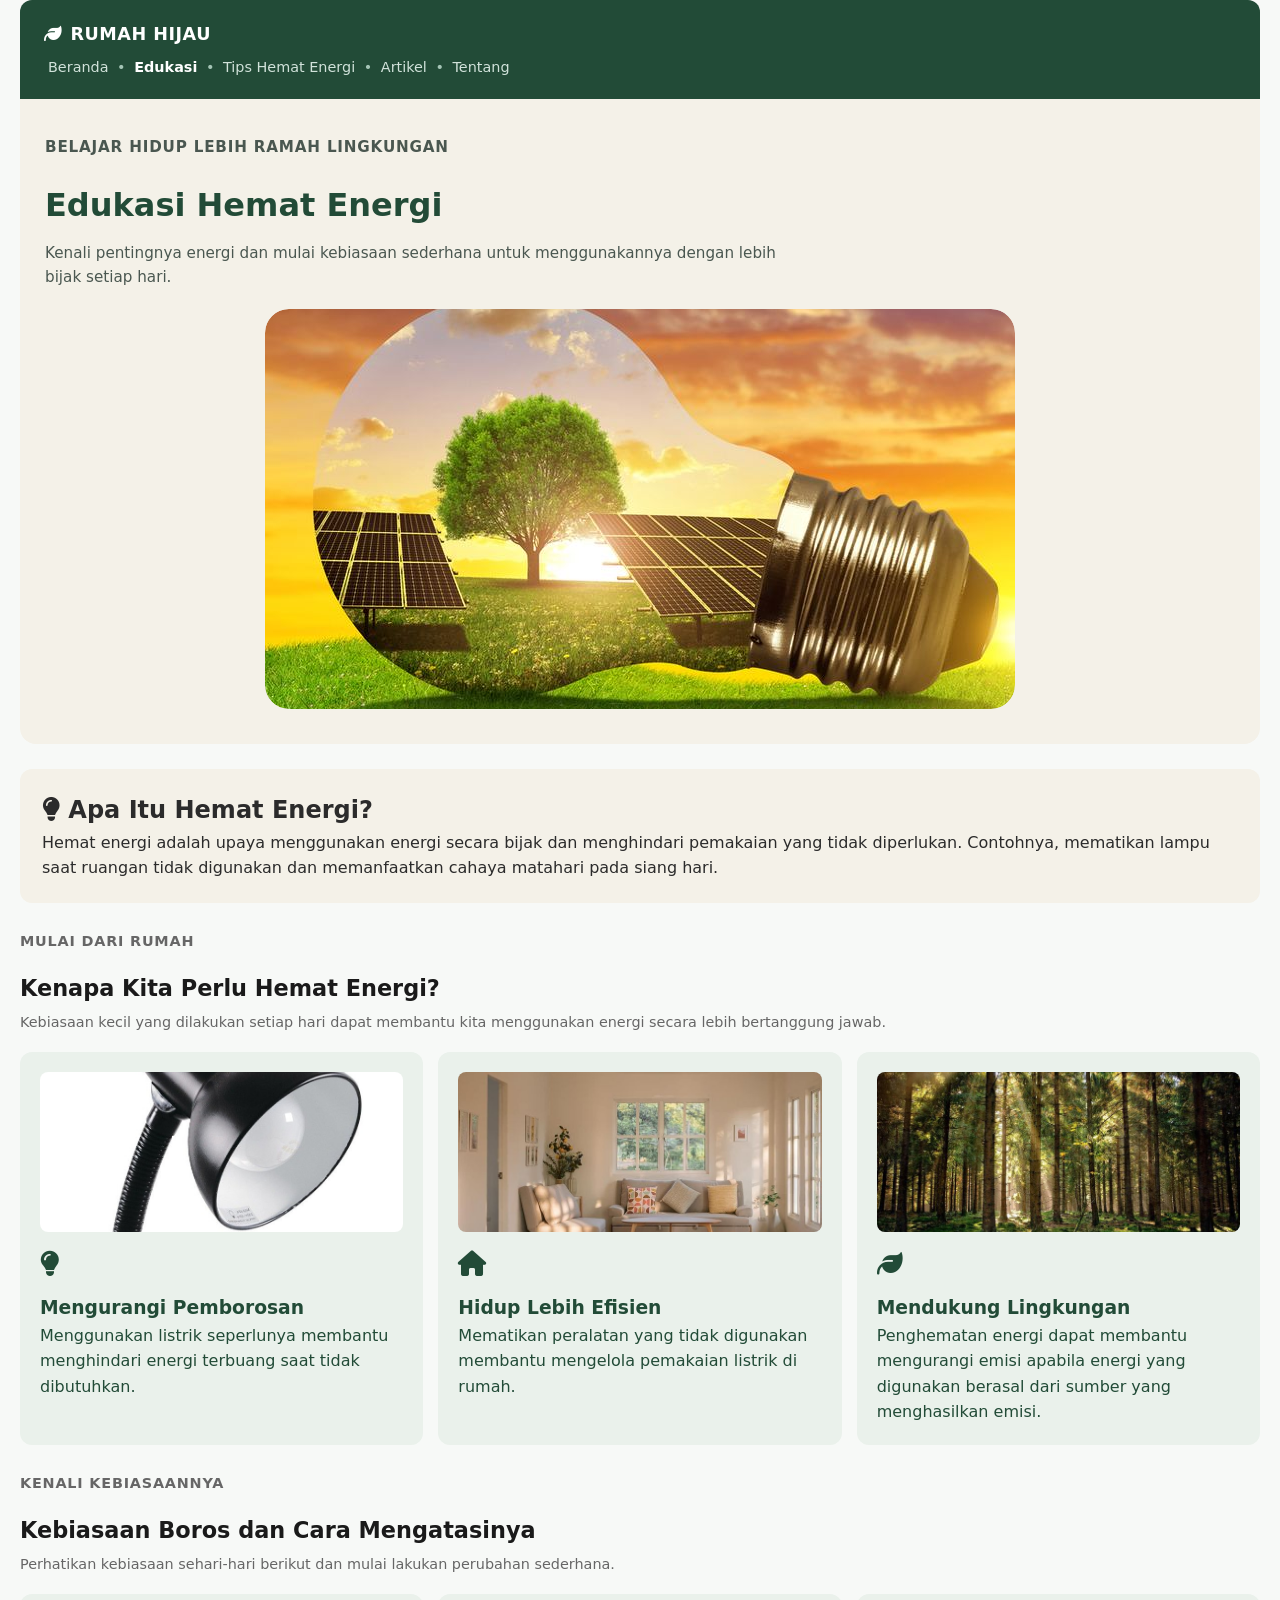
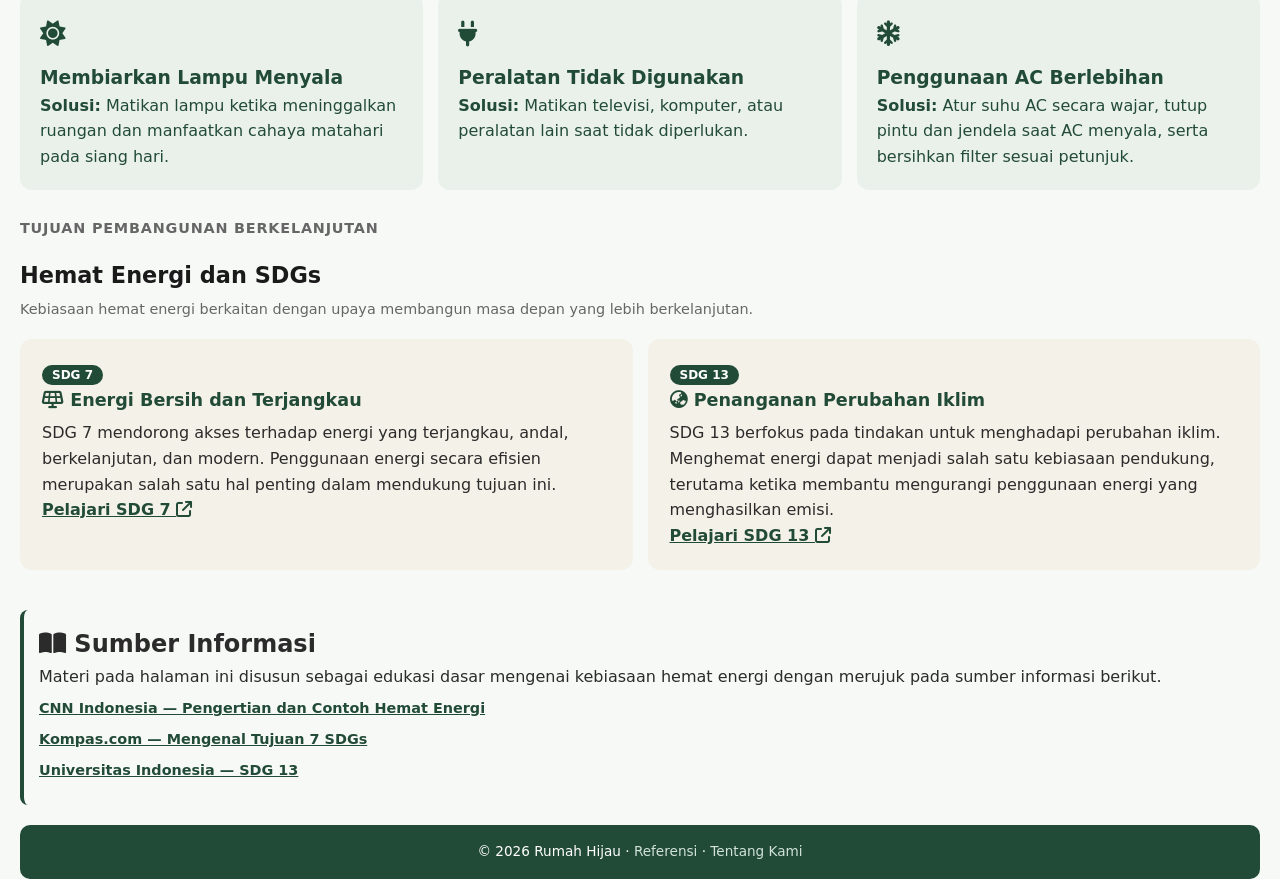
<file: edukasi.html>
<!DOCTYPE html>
<html lang="id">
<head>
    <meta charset="UTF-8">
    <meta name="viewport" content="width=device-width, initial-scale=1.0">
    <title>Edukasi Hemat Energi | Rumah Hijau</title>
    <!-- Path ke CSS disesuaikan -->
    <link rel="stylesheet" href="css/style.css">
    <!-- Font Awesome untuk ikon -->
    <link rel="stylesheet" href="https://cdnjs.cloudflare.com/ajax/libs/font-awesome/6.7.2/css/all.min.css">
</head>
<body>

<div class="container">

    <!-- HEADER & NAVBAR (DISAMAKAN DENGAN INDEX.HTML) -->
    <header class="navbar">
        <div class="nav-header">
            <a href="index.html" class="logo">
                <i class="fa-solid fa-leaf"></i>
                <span>RUMAH HIJAU</span>
            </a>
        </div>
        <nav class="nav-links">
            <a href="index.html">Beranda</a> •
            <a href="edukasi.html" class="active">Edukasi</a> •
            <a href="tips hemat energi.html">Tips Hemat Energi</a> •
            <a href="artikel.html">Artikel</a> •
            <a href="tentang.html">Tentang</a>
        </nav>
    </header>

    <main>

        <!-- PEMBUKA -->
        <section class="hero">
            <div class="hero-text">
                <p class="eyebrow">BELAJAR HIDUP LEBIH RAMAH LINGKUNGAN</p>
                <h1>Edukasi Hemat Energi</h1>
                <p>
                    Kenali pentingnya energi dan mulai kebiasaan sederhana
                    untuk menggunakannya dengan lebih bijak setiap hari.
                </p>
            </div>

            <div class="hero-image">
                <img
                    src="images/hemat listrik.jpg"
                    alt="Ruangan rumah dengan cahaya alami">
            </div>
        </section>

        <!-- PENGERTIAN HEMAT ENERGI -->
        <section class="content-section">
            <h2>
                <i class="fa-solid fa-lightbulb"></i>
                Apa Itu Hemat Energi?
            </h2>

            <p>
                Hemat energi adalah upaya menggunakan energi secara bijak
                dan menghindari pemakaian yang tidak diperlukan. Contohnya,
                mematikan lampu saat ruangan tidak digunakan dan memanfaatkan
                cahaya matahari pada siang hari.
            </p>
        </section>

        <!-- MANFAAT HEMAT ENERGI -->
        <section class="education-section">
            <div class="section-heading">
                <p class="eyebrow">MULAI DARI RUMAH</p>
                <h2>Kenapa Kita Perlu Hemat Energi?</h2>
                <p>
                    Kebiasaan kecil yang dilakukan setiap hari dapat membantu
                    kita menggunakan energi secara lebih bertanggung jawab.
                </p>
            </div>

            <div class="card-container">

                <article class="education-card">
                    <img
                        src="images/lampu.jpg"
                        alt="Lampu yang menerangi ruangan">

                    <div class="card-content">
                        <div class="card-icon">
                            <i class="fa-solid fa-lightbulb"></i>
                        </div>
                        <h3>Mengurangi Pemborosan</h3>
                        <p>
                            Menggunakan listrik seperlunya membantu menghindari
                            energi terbuang saat tidak dibutuhkan.
                        </p>
                    </div>
                </article>

                <article class="education-card">
                    <img
                        src="images/ruang tamu.jpg"
                        alt="Interior rumah yang nyaman">

                    <div class="card-content">
                        <div class="card-icon">
                            <i class="fa-solid fa-house"></i>
                        </div>
                        <h3>Hidup Lebih Efisien</h3>
                        <p>
                            Mematikan peralatan yang tidak digunakan membantu
                            mengelola pemakaian listrik di rumah.
                        </p>
                    </div>
                </article>

                <article class="education-card">
                    <img
                        src="images/lingkungan .jpg"
                        alt="Pemandangan alam hijau">

                    <div class="card-content">
                        <div class="card-icon">
                            <i class="fa-solid fa-leaf"></i>
                        </div>
                        <h3>Mendukung Lingkungan</h3>
                        <p>
                            Penghematan energi dapat membantu mengurangi emisi
                            apabila energi yang digunakan berasal dari sumber
                            yang menghasilkan emisi.
                        </p>
                    </div>
                </article>

            </div>
        </section>

        <!-- KEBIASAAN BOROS ENERGI -->
        <section class="education-section">
            <div class="section-heading">
                <p class="eyebrow">KENALI KEBIASAANNYA</p>
                <h2>Kebiasaan Boros dan Cara Mengatasinya</h2>
                <p>
                    Perhatikan kebiasaan sehari-hari berikut dan mulai lakukan
                    perubahan sederhana.
                </p>
            </div>

            <div class="card-container">

                <article class="education-card simple-card">
                    <div class="card-content">
                        <div class="card-icon">
                            <i class="fa-solid fa-sun"></i>
                        </div>
                        <h3>Membiarkan Lampu Menyala</h3>
                        <p>
                            <strong>Solusi:</strong> Matikan lampu ketika
                            meninggalkan ruangan dan manfaatkan cahaya
                            matahari pada siang hari.
                        </p>
                    </div>
                </article>

                <article class="education-card simple-card">
                    <div class="card-content">
                        <div class="card-icon">
                            <i class="fa-solid fa-plug"></i>
                        </div>
                        <h3>Peralatan Tidak Digunakan</h3>
                        <p>
                            <strong>Solusi:</strong> Matikan televisi,
                            komputer, atau peralatan lain saat tidak diperlukan.
                        </p>
                    </div>
                </article>

                <article class="education-card simple-card">
                    <div class="card-content">
                        <div class="card-icon">
                            <i class="fa-solid fa-snowflake"></i>
                        </div>
                        <h3>Penggunaan AC Berlebihan</h3>
                        <p>
                            <strong>Solusi:</strong> Atur suhu AC secara wajar,
                            tutup pintu dan jendela saat AC menyala, serta
                            bersihkan filter sesuai petunjuk.
                        </p>
                    </div>
                </article>

            </div>
        </section>

        <!-- SDGS -->
        <section class="sdg-section">
            <div class="section-heading">
                <p class="eyebrow">TUJUAN PEMBANGUNAN BERKELANJUTAN</p>
                <h2>Hemat Energi dan SDGs</h2>
                <p>
                    Kebiasaan hemat energi berkaitan dengan upaya membangun
                    masa depan yang lebih berkelanjutan.
                </p>
            </div>

            <div class="sdg-container">

                <article class="sdg-card">
                    <span class="sdg-number">SDG 7</span>
                    <h3>
                        <i class="fa-solid fa-solar-panel"></i>
                        Energi Bersih dan Terjangkau
                    </h3>
                    <p>
                        SDG 7 mendorong akses terhadap energi yang terjangkau,
                        andal, berkelanjutan, dan modern. Penggunaan energi
                        secara efisien merupakan salah satu hal penting
                        dalam mendukung tujuan ini.
                    </p>
                    <a href="https://lestari.kompas.com/read/2023/05/12/080813786/mengenal-tujuan-7-sdgs-energi-bersih-dan-terjangkau"
                       target="_blank" rel="noopener noreferrer">
                        Pelajari SDG 7
                        <i class="fa-solid fa-arrow-up-right-from-square"></i>
                    </a>
                </article>

                <article class="sdg-card">
                    <span class="sdg-number">SDG 13</span>
                    <h3>
                        <i class="fa-solid fa-earth-asia"></i>
                        Penanganan Perubahan Iklim
                    </h3>
                    <p>
                        SDG 13 berfokus pada tindakan untuk menghadapi
                        perubahan iklim. Menghemat energi dapat menjadi
                        salah satu kebiasaan pendukung, terutama ketika
                        membantu mengurangi penggunaan energi yang menghasilkan emisi.
                    </p>
                    <a href="https://sustainability.ui.ac.id/wp-content/uploads/2024/11/SDGs-13-SDGs-UI-2023.pdf"
                       target="_blank" rel="noopener noreferrer">
                        Pelajari SDG 13
                        <i class="fa-solid fa-arrow-up-right-from-square"></i>
                    </a>
                </article>

            </div>
        </section>

        <!-- SUMBER INFORMASI -->
        <section class="content-section source-section">
            <h2>
                <i class="fa-solid fa-book-open"></i>
                Sumber Informasi
            </h2>

            <p>
                Materi pada halaman ini disusun sebagai edukasi dasar
                mengenai kebiasaan hemat energi dengan merujuk pada
                sumber informasi berikut.
            </p>

            <ul>
                <li>
                    <a href="https://www.cnnindonesia.com/edukasi/20240123172422-569-1053383/pengertian-dan-contoh-hemat-energi-dalam-kehidupan-sehari-hari"
                       target="_blank" rel="noopener noreferrer">
                        CNN Indonesia — Pengertian dan Contoh Hemat Energi
                    </a>
                </li>
                <li>
                    <a href="https://lestari.kompas.com/read/2023/05/12/080813786/mengenal-tujuan-7-sdgs-energi-bersih-dan-terjangkau"
                       target="_blank" rel="noopener noreferrer">
                        Kompas.com — Mengenal Tujuan 7 SDGs
                    </a>
                </li>
                <li>
                    <a href="https://sustainability.ui.ac.id/wp-content/uploads/2024/11/SDGs-13-SDGs-UI-2023.pdf"
                       target="_blank" rel="noopener noreferrer">
                        Universitas Indonesia — SDG 13
                    </a>
                </li>
            </ul>
        </section>

    </main>

    <!-- FOOTER (DISAMAKAN DENGAN INDEX.HTML) -->
    <footer>
        <p>&copy; 2026 Rumah Hijau &middot; <a href="tentang.html">Referensi</a> &middot; <a href="tentang.html">Tentang Kami</a></p>
    </footer>

</div>

</body>
</html>
</file>
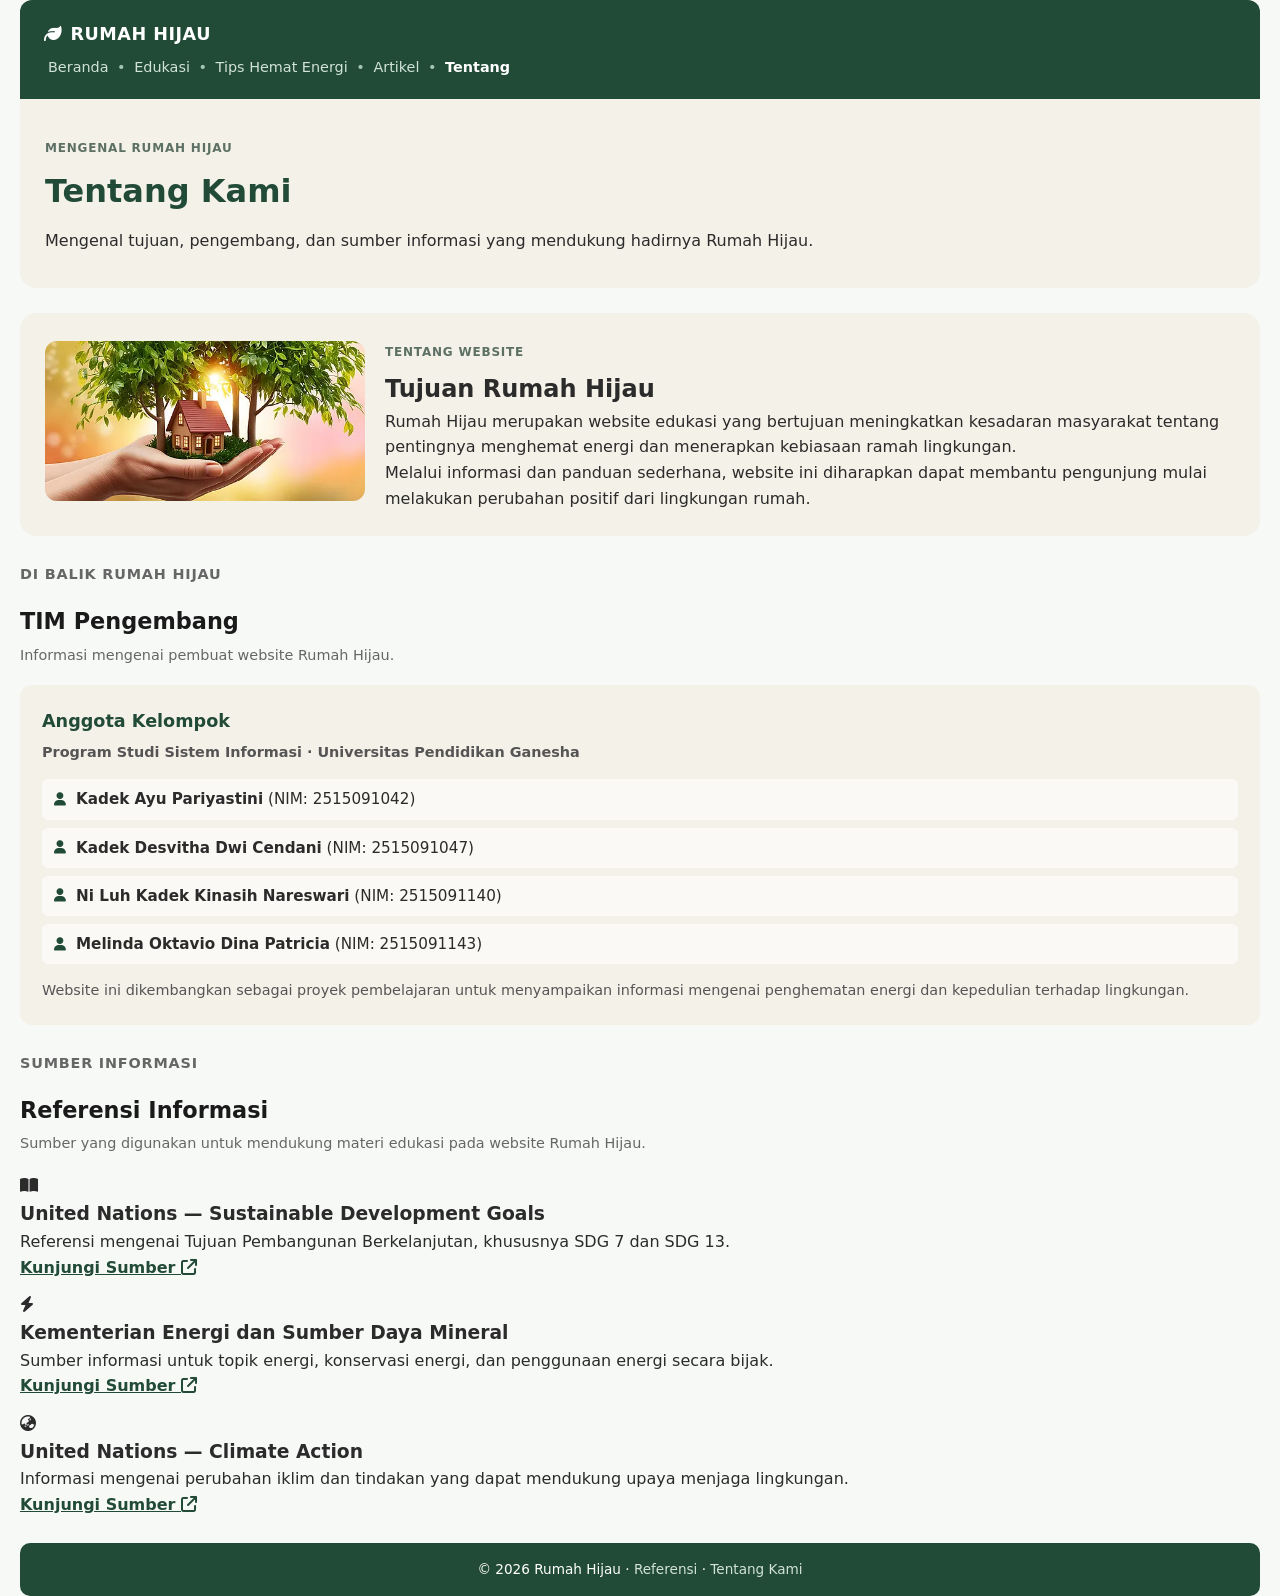
<file: tentang.html>
<!DOCTYPE html>
<html lang="id">
<head>
    <meta charset="UTF-8">
    <meta name="viewport" content="width=device-width, initial-scale=1.0">
    <title>Tentang Kami | Rumah Hijau</title>
    <!-- Font Awesome -->
    <link rel="stylesheet" href="https://cdnjs.cloudflare.com/ajax/libs/font-awesome/6.7.2/css/all.min.css">
    <!-- Path CSS disesuaikan ke folder css/ -->
    <link rel="stylesheet" href="css/style.css">
</head>
<body>

    <div class="container">
        <!-- HEADER / NAVBAR (SAMA DENGAN INDEX.HTML) -->
        <header class="navbar">
            <div class="nav-header">
                <a href="index.html" class="logo">
                    <i class="fa-solid fa-leaf"></i>
                    <span>RUMAH HIJAU</span>
                </a>
            </div>
            <nav class="nav-links">
                <a href="index.html">Beranda</a> •
                <a href="edukasi.html">Edukasi</a> •
                <a href="tips hemat energi.html">Tips Hemat Energi</a> •
                <a href="artikel.html">Artikel</a> •
                <a href="tentang.html" class="active">Tentang</a>
            </nav>
        </header>

        <main>
            <!-- JUDUL HALAMAN -->
            <section class="about-hero">
                <p class="about-label">MENGENAL RUMAH HIJAU</p>
                <h1>Tentang Kami</h1>
                <p>Mengenal tujuan, pengembang, dan sumber informasi yang mendukung hadirnya Rumah Hijau.</p>
            </section>

            <!-- TUJUAN WEBSITE -->
            <section class="about-section">
                <div class="about-image">
                    <img src="images/ilustrasi rumah hijau.webp" alt="Ilustrasi rumah hijau">
                </div>
                <div class="about-content">
                    <p class="about-label">TENTANG WEBSITE</p>
                    <h2>Tujuan Rumah Hijau</h2>
                    <p>Rumah Hijau merupakan website edukasi yang bertujuan meningkatkan kesadaran masyarakat tentang pentingnya menghemat energi dan menerapkan kebiasaan ramah lingkungan.</p>
                    <p>Melalui informasi dan panduan sederhana, website ini diharapkan dapat membantu pengunjung mulai melakukan perubahan positif dari lingkungan rumah.</p>
                </div>
            </section>

<!-- IDENTITAS PENGEMBANG -->
            <section class="developer-section">
                <div class="section-heading">
                    <p class="about-label">DI BALIK RUMAH HIJAU</p>
                    <h2>TIM Pengembang</h2>
                    <p>Informasi mengenai pembuat website Rumah Hijau.</p>
                </div>

                <div class="developer-card">
                    <div class="developer-info">
                        <h3>Anggota Kelompok</h3>
                        <p class="instansi">Program Studi Sistem Informasi &middot; Universitas Pendidikan Ganesha</p>
            
                        <ul class="developer-list">
                            <li>
                                <i class="fa-solid fa-user"></i>
                                <span><strong>Kadek Ayu Pariyastini</strong> (NIM: 2515091042)</span>
                            </li>
                            <li>
                                <i class="fa-solid fa-user"></i>
                                <span><strong>Kadek Desvitha Dwi Cendani</strong> (NIM: 2515091047)</span>
                            </li>
                            <li>
                                <i class="fa-solid fa-user"></i>
                                <span><strong>Ni Luh Kadek Kinasih Nareswari</strong> (NIM: 2515091140)</span>
                            </li>
                            <li>
                                <i class="fa-solid fa-user"></i>
                                <span><strong>Melinda Oktavio Dina Patricia</strong> (NIM: 2515091143)</span>
                            </li>
                        </ul>

                        <p class="developer-description">
                            Website ini dikembangkan sebagai proyek pembelajaran untuk menyampaikan informasi mengenai penghematan energi dan kepedulian terhadap lingkungan.
                        </p>
                    </div>
                </div>
            </section>
            <!-- REFERENSI INFORMASI -->
            <section class="reference-section">
                <div class="section-heading">
                    <p class="about-label">SUMBER INFORMASI</p>
                    <h2>Referensi Informasi</h2>
                    <p>Sumber yang digunakan untuk mendukung materi edukasi pada website Rumah Hijau.</p>
                </div>

                <div class="reference-list">
                    <article class="reference-item">
                        <i class="fa-solid fa-book-open"></i>
                        <div>
                            <h3>United Nations — Sustainable Development Goals</h3>
                            <p>Referensi mengenai Tujuan Pembangunan Berkelanjutan, khususnya SDG 7 dan SDG 13.</p>
                            <a href="https://sdgs.un.org/goals" target="_blank" rel="noopener noreferrer">
                                Kunjungi Sumber <i class="fa-solid fa-arrow-up-right-from-square"></i>
                            </a>
                        </div>
                    </article>

                    <article class="reference-item">
                        <i class="fa-solid fa-bolt"></i>
                        <div>
                            <h3>Kementerian Energi dan Sumber Daya Mineral</h3>
                            <p>Sumber informasi untuk topik energi, konservasi energi, dan penggunaan energi secara bijak.</p>
                            <a href="https://www.esdm.go.id/" target="_blank" rel="noopener noreferrer">
                                Kunjungi Sumber <i class="fa-solid fa-arrow-up-right-from-square"></i>
                            </a>
                        </div>
                    </article>

                    <article class="reference-item">
                        <i class="fa-solid fa-earth-asia"></i>
                        <div>
                            <h3>United Nations — Climate Action</h3>
                            <p>Informasi mengenai perubahan iklim dan tindakan yang dapat mendukung upaya menjaga lingkungan.</p>
                            <a href="https://www.un.org/en/climatechange" target="_blank" rel="noopener noreferrer">
                                Kunjungi Sumber <i class="fa-solid fa-arrow-up-right-from-square"></i>
                            </a>
                        </div>
                    </article>
                </div>
            </section>
        </main>

        <!-- FOOTER (SAMA DENGAN INDEX.HTML) -->
        <footer>
            <p>&copy; 2026 Rumah Hijau &middot; <a href="tentang.html">Referensi</a> &middot; <a href="tentang.html">Tentang Kami</a></p>
        </footer>
    </div>

</body>
</html>
</file>
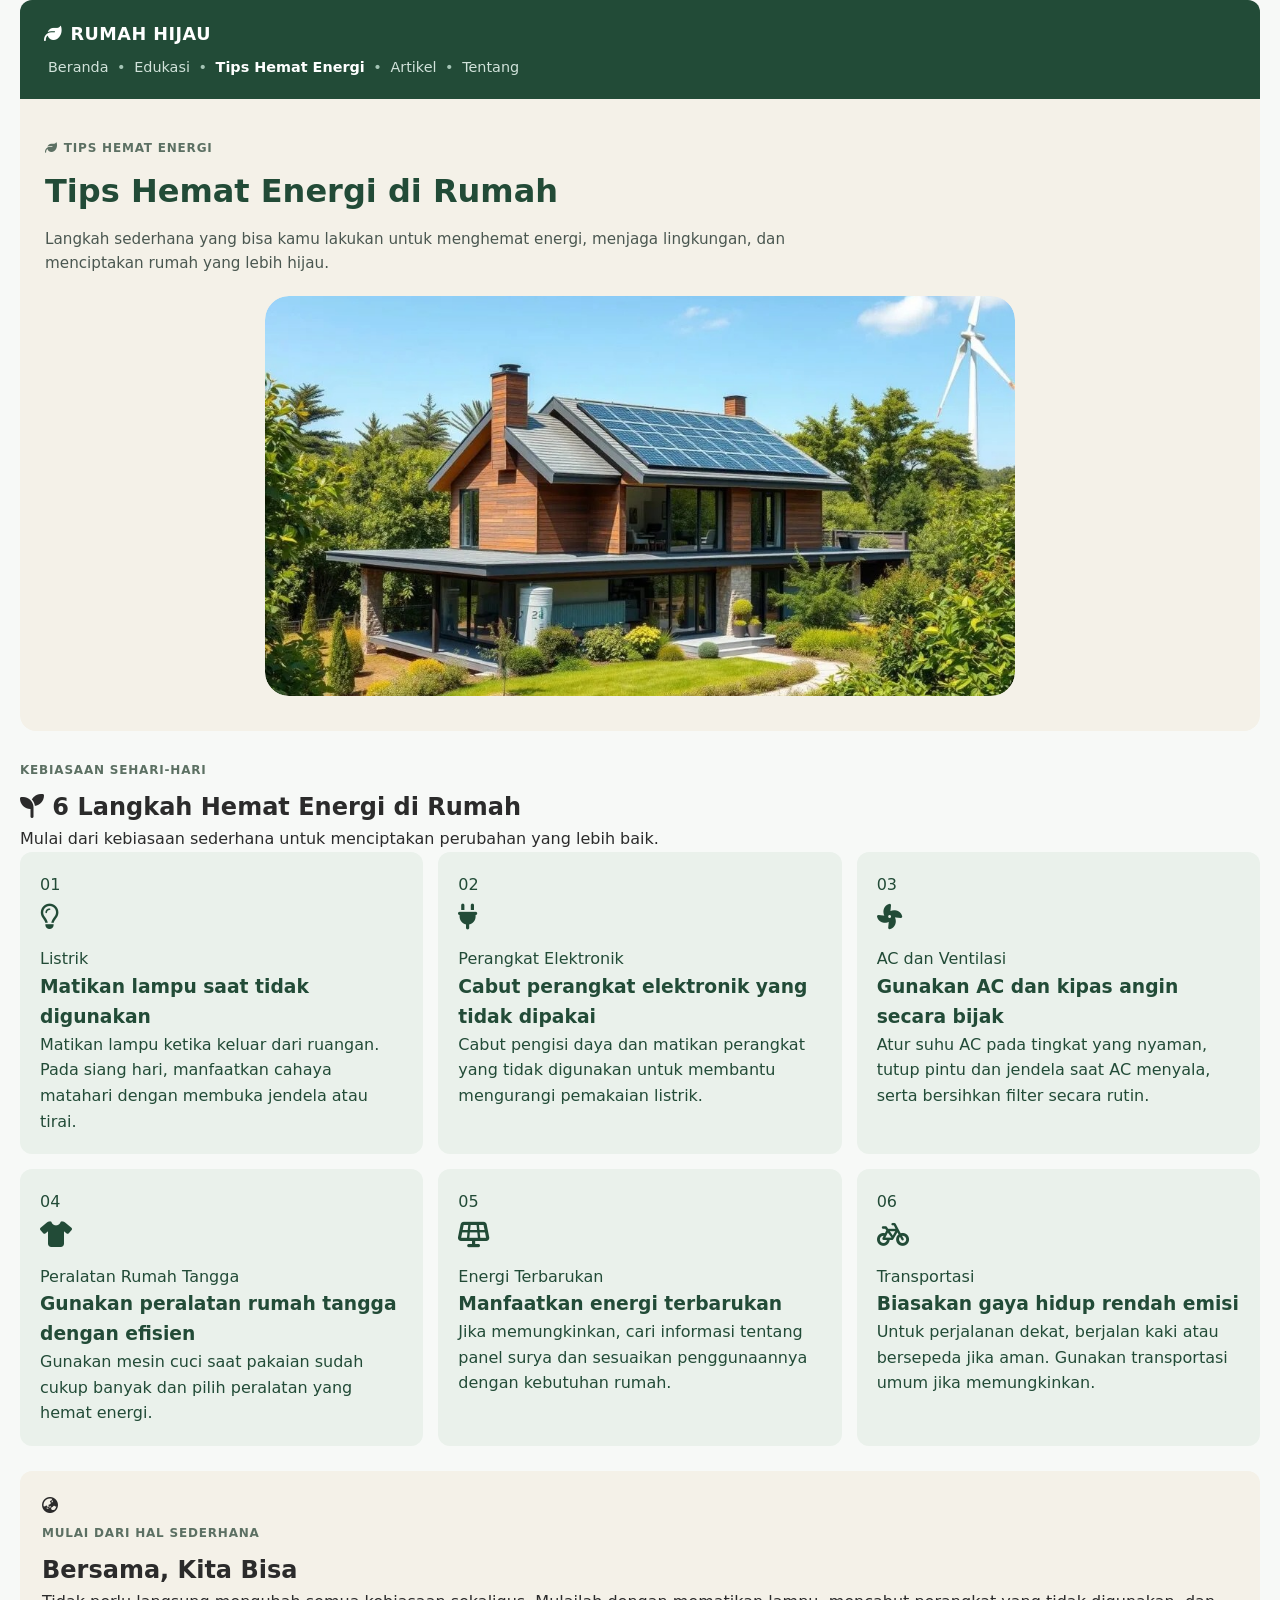
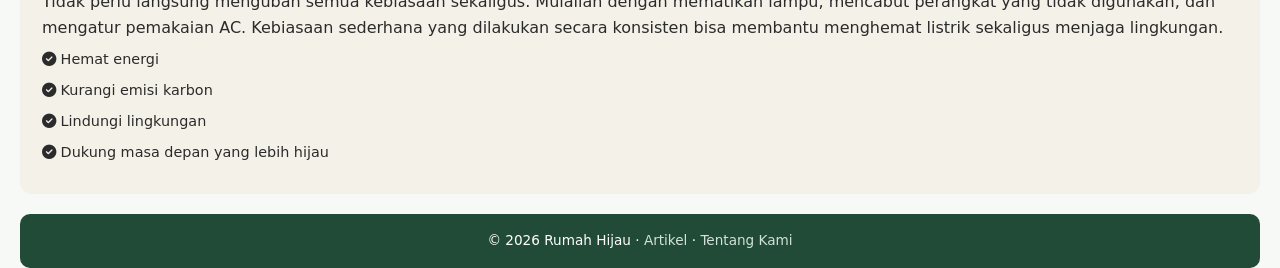
<file: tips hemat energi.html>
<!DOCTYPE html>
<html lang="id">
<head>
    <meta charset="UTF-8">
    <meta name="viewport" content="width=device-width, initial-scale=1.0">

    <title>Tips Hemat Energi | Rumah Hijau</title>

    <link rel="stylesheet" href="css/style.css">

    <link rel="stylesheet"
          href="https://cdnjs.cloudflare.com/ajax/libs/font-awesome/6.5.1/css/all.min.css">
</head>

<body>

<div class="container">

    <!-- NAVBAR UMUM -->
    <header class="navbar">
        <div class="nav-header">
            <a href="index.html" class="logo">
                <i class="fa-solid fa-leaf"></i>
                <span>RUMAH HIJAU</span>
            </a>

        </div>

        <nav class="nav-links" aria-label="Navigasi utama">
            <a href="index.html">Beranda</a> •
            <a href="edukasi.html">Edukasi</a> •
            <a href="tips hemat energi.html" class="active">Tips Hemat Energi</a> •
            <a href="artikel.html">Artikel</a> •
            <a href="tentang.html">Tentang</a>
        </nav>
    </header>

    <main>

        <!-- HERO PANDUAN -->
        <section class="tips-hero">

            <div class="tips-hero-content">

                <p class="tips-label">
                    <i class="fa-solid fa-leaf"></i>
                    Tips Hemat Energi
                </p>

                <h1>Tips Hemat Energi di Rumah</h1>

                <p class="tips-hero-description">
                    Langkah sederhana yang bisa kamu lakukan untuk
                    menghemat energi, menjaga lingkungan, dan
                    menciptakan rumah yang lebih hijau.
                </p>

            </div>

            <!-- Tempat gambar hero, tambahkan gambar sendiri nanti -->
            <div class="tips-hero-image">
                <img src="images/ilustrasi rumah ramah.jpeg" alt="Rumah Ramah Lingkungan">
            </div>

        </section>


        <!-- DAFTAR TIPS -->
        <section class="tips-section" id="tips">

            <div class="tips-section-heading">
                <p class="tips-label">KEBIASAAN SEHARI-HARI</p>

                <h2>
                    <i class="fa-solid fa-seedling"></i>
                    6 Langkah Hemat Energi di Rumah
                </h2>

                <p>
                    Mulai dari kebiasaan sederhana untuk menciptakan
                    perubahan yang lebih baik.
                </p>
            </div>


            <div class="tips-grid">

                <!-- TIPS 1 -->
                <article class="tips-card">
                    <span class="tips-number">01</span>

                    <div class="tips-icon">
                        <i class="fa-regular fa-lightbulb"></i>
                    </div>

                    <div class="tips-content">
                        <p class="tips-category">Listrik</p>

                        <h3>Matikan lampu saat tidak digunakan</h3>

                        <p>
                            Matikan lampu ketika keluar dari ruangan.
                            Pada siang hari, manfaatkan cahaya matahari
                            dengan membuka jendela atau tirai.
                        </p>
                    </div>
                </article>


                <!-- TIPS 2 -->
                <article class="tips-card">
                    <span class="tips-number">02</span>

                    <div class="tips-icon">
                        <i class="fa-solid fa-plug"></i>
                    </div>

                    <div class="tips-content">
                        <p class="tips-category">Perangkat Elektronik</p>

                        <h3>Cabut perangkat elektronik yang tidak dipakai</h3>

                        <p>
                            Cabut pengisi daya dan matikan perangkat
                            yang tidak digunakan untuk membantu
                            mengurangi pemakaian listrik.
                        </p>
                    </div>
                </article>


                <!-- TIPS 3 -->
                <article class="tips-card">
                    <span class="tips-number">03</span>

                    <div class="tips-icon">
                        <i class="fa-solid fa-fan"></i>
                    </div>

                    <div class="tips-content">
                        <p class="tips-category">AC dan Ventilasi</p>

                        <h3>Gunakan AC dan kipas angin secara bijak</h3>

                        <p>
                            Atur suhu AC pada tingkat yang nyaman,
                            tutup pintu dan jendela saat AC menyala,
                            serta bersihkan filter secara rutin.
                        </p>
                    </div>
                </article>


                <!-- TIPS 4 -->
                <article class="tips-card">
                    <span class="tips-number">04</span>

                    <div class="tips-icon">
                        <i class="fa-solid fa-shirt"></i>
                    </div>

                    <div class="tips-content">
                        <p class="tips-category">Peralatan Rumah Tangga</p>

                        <h3>Gunakan peralatan rumah tangga dengan efisien</h3>

                        <p>
                            Gunakan mesin cuci saat pakaian sudah
                            cukup banyak dan pilih peralatan yang
                            hemat energi.
                        </p>
                    </div>
                </article>


                <!-- TIPS 5 -->
                <article class="tips-card">
                    <span class="tips-number">05</span>

                    <div class="tips-icon">
                        <i class="fa-solid fa-solar-panel"></i>
                    </div>

                    <div class="tips-content">
                        <p class="tips-category">Energi Terbarukan</p>

                        <h3>Manfaatkan energi terbarukan</h3>

                        <p>
                            Jika memungkinkan, cari informasi
                            tentang panel surya dan sesuaikan
                            penggunaannya dengan kebutuhan rumah.
                        </p>
                    </div>
                </article>


                <!-- TIPS 6 -->
                <article class="tips-card">
                    <span class="tips-number">06</span>

                    <div class="tips-icon">
                        <i class="fa-solid fa-bicycle"></i>
                    </div>

                    <div class="tips-content">
                        <p class="tips-category">Transportasi</p>

                        <h3>Biasakan gaya hidup rendah emisi</h3>

                        <p>
                            Untuk perjalanan dekat, berjalan kaki
                            atau bersepeda jika aman. Gunakan
                            transportasi umum jika memungkinkan.
                        </p>
                    </div>
                </article>

            </div>
        </section>


        <!-- AJAKAN -->
        <section class="tips-encouragement">

            <div class="tips-encouragement-icon">
                <i class="fa-solid fa-earth-asia"></i>
            </div>

            <div class="tips-encouragement-content">
                <p class="tips-label">MULAI DARI HAL SEDERHANA</p>

                <h2>Bersama, Kita Bisa</h2>

                <p>
                    Tidak perlu langsung mengubah semua kebiasaan
                    sekaligus. Mulailah dengan mematikan lampu,
                    mencabut perangkat yang tidak digunakan, dan
                    mengatur pemakaian AC. Kebiasaan sederhana
                    yang dilakukan secara konsisten bisa membantu
                    menghemat listrik sekaligus menjaga lingkungan.
                </p>
            </div>

            <ul class="tips-benefits">
                <li>
                    <i class="fa-solid fa-circle-check"></i>
                    Hemat energi
                </li>

                <li>
                    <i class="fa-solid fa-circle-check"></i>
                    Kurangi emisi karbon
                </li>

                <li>
                    <i class="fa-solid fa-circle-check"></i>
                    Lindungi lingkungan
                </li>

                <li>
                    <i class="fa-solid fa-circle-check"></i>
                    Dukung masa depan yang lebih hijau
                </li>
            </ul>

        </section>

    </main>


    <!-- FOOTER UMUM -->
    <footer>
        <p>
            © 2026 Rumah Hijau ·
            <a href="artikel.html">Artikel</a> ·
            <a href="tentang.html">Tentang Kami</a>
        </p>
    </footer>

</div>

</body>
</html>
</file>
<file: css/style.css>
/* 1. VARIABLE UMUM */

* {
    margin: 0;
    padding: 0;
    box-sizing: border-box;
    font-family: 'Segoe UI', system-ui, -apple-system, sans-serif;
}

body {
    background-color: #f7f9f7;
    color: #2b2b2b;
    padding: 0;
    display: flex;
    justify-content: center;
    line-height: 1.6;
}

.container {
    width: 100%;
    max-width: 100%;
    padding: 0 20px;
}


   /* 2. NAVBAR & HEADER (Semua Halaman) */

.navbar, header.header {
    background-color: #224b37;
    color: white;
    padding: 20px 24px;
    border-radius: 12px 12px 0 0;
}

.nav-header, .header .navigation {
    display: flex;
    justify-content: space-between;
    align-items: center;
    margin-bottom: 8px;
}

.logo, a.logo {
    display: inline-flex;
    align-items: center;
    gap: 8px;
    font-weight: 700;
    letter-spacing: 0.5px;
    font-size: 1.1rem;
    color: white;
    text-decoration: none;
    text-transform: uppercase;
}

.nav-links, nav.menu {
    margin-top: 6px;
    font-size: 0.9rem;
    color: #a4c4b5;
}

.nav-links a, nav.menu a {
    color: #d1e2da;
    text-decoration: none;
    margin: 0 4px;
}

.nav-links a.active, nav.menu a.active,
.nav-links a:hover, nav.menu a:hover {
    color: #ffffff;
    font-weight: bold;
}


   /* 3. HERO SECTION & BADGE KREM */

.hero-card, .hero, .tips-hero, .article-hero, .detail-hero, .about-hero {
    background-color: #f4f1e8;
    padding: 35px 25px;
    border-radius: 0 0 16px 16px;
    margin-bottom: 25px;
}

.sub-heading, .eyebrow, .tips-label, .about-label, .category, .label {
    font-size: 0.75rem;
    color: #5c7063;
    font-weight: 700;
    letter-spacing: 0.8px;
    text-transform: uppercase;
    display: inline-flex;
    align-items: center;
    gap: 6px;
    margin-bottom: 8px;
}

h1, .hero-card h1, .hero-text h1, .tips-hero h1, .article-hero h1 {
    color: #224b37;
    font-size: 2rem;
    margin-bottom: 10px;
    font-weight: 700;
}

.hero-desc, .hero-text p, .tips-hero-description, .detail-intro {
    color: #4a5750;
    font-size: 0.95rem;
    max-width: 750px;
    margin-bottom: 20px;
}

/* Tombol Utama */
.btn-primary, a.read-more {
    display: inline-flex;
    align-items: center;
    gap: 8px;
    background-color: #224b37;
    color: white;
    padding: 10px 18px;
    border-radius: 8px;
    text-decoration: none;
    font-size: 0.9rem;
    font-weight: 600;
}

.btn-primary:hover, a.read-more:hover {
    background-color: #173627;
}

/* Gambar Hero & Wrapper */
/* 1. Wrapper/Wadah Gambar (Menyesuaikan lebar & posisi tengah) */
.hero-image-wrapper, .hero-image, .tips-hero-image {
    position: relative;
    max-width: 750px;
    width: 100%;
    margin: 20px auto 0 auto;
    border-radius: 24px; /* Memberikan lekukan pada container */
    overflow: hidden;    /* Semua isinya (termasuk foto) ikut melengkung */
}

/* 2. Gambar Elemen */
.hero-image-wrapper img, .hero-image img, .tips-hero-image img {
    width: 100%;
    height: auto; 
    max-height: 400px; 
    object-fit: cover; /* Diubah ke cover agar foto mengisi penuh lekukan sudut */
    object-position: center;
    border-radius: 24px; /* Sudut melengkung halus*/
    display: block;
}

/* 3. Badge di Atas Gambar */
.img-badge {
    position: absolute;
    bottom: 15px;
    left: 15px;
    background-color: rgba(40, 40, 40, 0.65);
    color: white;
    padding: 6px 14px;
    border-radius: 20px;
    font-size: 0.8rem;
    z-index: 2;
}


 /* 4. GRID & KARTU FITUR (Beranda & Edukasi) */

.section-features, .education-section, .tips-section, .articles-section, 
.about-section, .developer-section, .reference-section {
    margin-top: 25px;
    margin-bottom: 25px;
}

.section-features h2, .section-heading h2 {
    font-size: 1.4rem;
    color: #1a1a1a;
    margin-bottom: 4px;
}

.section-desc, .section-heading p {
    color: #666;
    font-size: 0.9rem;
    margin-bottom: 18px;
}

/* Grid 3 Kolom */
.cards-grid, .card-container, .tips-grid, .articles-grid {
    display: grid;
    grid-template-columns: repeat(3, 1fr);
    gap: 15px;
    margin-bottom: 20px;
}

.card-item, .education-card, .tips-card, .article-card {
    background-color: #eaf1eb;
    padding: 20px;
    border-radius: 12px;
    color: #224b37;
}

.education-card img {
    width: 100%;
    height: 180px;
    object-fit: cover;
    object-position: center;
    border-radius: 12px;
    display: block;
}


.card-item {
    text-align: center;
    font-weight: 600;
    font-size: 0.95rem;
    display: flex;
    flex-direction: column;
    align-items: center;
    gap: 10px;
}

.card-icon, .tips-icon {
    font-size: 1.6rem;
    color: #224b37;
    margin-bottom: 8px;
}

.education-card img {
    width: 100%;
    height: 160px;
    object-fit: cover;
    border-radius: 8px;
    margin-bottom: 12px;
}

/* Banner Informasi SDG & Kartu Pengayom */
.sdg-banner, .content-section, .article-encouragement, .tips-encouragement, 
.sdg-card, .developer-card {
    background-color: #f4f1e8;
    padding: 22px;
    border-radius: 12px;
    margin-bottom: 20px;
}

.sdg-banner h3, .sdg-card h3, .developer-info h3 {
    color: #224b37;
    font-size: 1.1rem;
    margin-bottom: 6px;
}

.sdg-container {
    display: grid;
    grid-template-columns: repeat(2, 1fr);
    gap: 15px;
}

.sdg-number {
    background-color: #224b37;
    color: white;
    padding: 3px 10px;
    font-size: 0.75rem;
    border-radius: 20px;
    font-weight: bold;
}


/* 5. DETAIL ARTIKEL & TIPS (Daftar & Referensi) */

.article-body {
    background: white;
    padding: 25px;
    border-radius: 12px;
    box-shadow: 0 2px 8px rgba(0,0,0,0.04);
    margin-bottom: 25px;
}

.article-body h2 {
    color: #224b37;
    font-size: 1.25rem;
    margin: 20px 0 10px 0;
}

.article-lead {
    font-size: 1.05rem;
    font-weight: 500;
    color: #333;
    margin-bottom: 15px;
}

.article-references, .source-section {
    background: #f7f9f7;
    padding: 15px;
    border-radius: 8px;
    border-left: 4px solid #224b37;
    margin: 20px 0;
}

.article-references ul, .source-section ul, .tips-benefits {
    list-style: none;
    margin-top: 8px;
}

.article-references li, .source-section li, .tips-benefits li {
    margin-bottom: 8px;
    font-size: 0.9rem;
}

.article-references a, .source-section a, .sdg-card a, .reference-item a {
    color: #224b37;
    font-weight: 600;
    text-decoration: underline;
}

.article-navigation {
    display: flex;
    justify-content: space-between;
    margin-top: 25px;
}

.back-link {
    color: #224b37;
    text-decoration: none;
    font-weight: 600;
    display: inline-block;
    margin-bottom: 15px;
}


/* 6. HALAMAN TENTANG KAMI */

.about-section {
    display: grid;
    grid-template-columns: 320px 1fr; /* Membatasi kolom gambar 320px agar teks mendekat */
    gap: 20px;
    align-items: center;
    background-color: #f4f1e8; /* Memberi warna latar krem menyatu */
    padding: 25px;
    border-radius: 16px;
}

.about-image img {
    width: 100%;
    height: auto; 
    max-height: 220px;
    object-fit: contain;
    border-radius: 12px;
}

.developer-info .instansi {
    color: #555;
    font-size: 0.9rem;
    font-weight: 600;
    margin-bottom: 15px;
}

.developer-list {
    list-style: none;
    margin-bottom: 15px;
}

.developer-list li {
    display: flex;
    align-items: center;
    gap: 10px;
    padding: 8px 12px;
    background-color: rgba(255, 255, 255, 0.6);
    border-radius: 6px;
    margin-bottom: 8px;
    font-size: 0.95rem;
    color: #2b2b2b;
}

.developer-list li i {
    color: #224b37;
    font-size: 0.85rem;
}

.developer-description {
    font-size: 0.9rem;
    color: #555;
    margin-top: 10px;
}

.reference-list {
    display: flex;
    flex-direction: column;
    gap: 12px;
}


/* 7. FOOTER HIJAU TUA (Semua Halaman) */

footer, footer.footer {
    background-color: #224b37;
    color: white;
    text-align: center;
    padding: 16px;
    border-radius: 10px;
    font-size: 0.85rem;
    margin-top: 20px;
}

footer a, footer.footer a {
    color: #d1e2da;
    text-decoration: none;
}

footer a:hover, footer.footer a:hover {
    color: white;
}


/* 8. DESAIN RESPONSIF (Tablet & Smartphone) */

@media (max-width: 768px) {
    .cards-grid, .card-container, .tips-grid, .articles-grid, .sdg-container {
        grid-template-columns: repeat(2, 1fr);
    }
    
    .about-section {
        grid-template-columns: 1fr;
    }
    
    .developer-card {
        flex-direction: column;
        text-align: center;
    }
}

@media (max-width: 550px) {
    .cards-grid, .card-container, .tips-grid, .articles-grid, .sdg-container {
        grid-template-columns: 1fr;
    }

    .hero-image-wrapper img, .hero-image img, .tips-hero-image img {
        height: 230px;
    }

    h1, .hero-card h1 {
        font-size: 1.5rem;
    }
}
</file>
